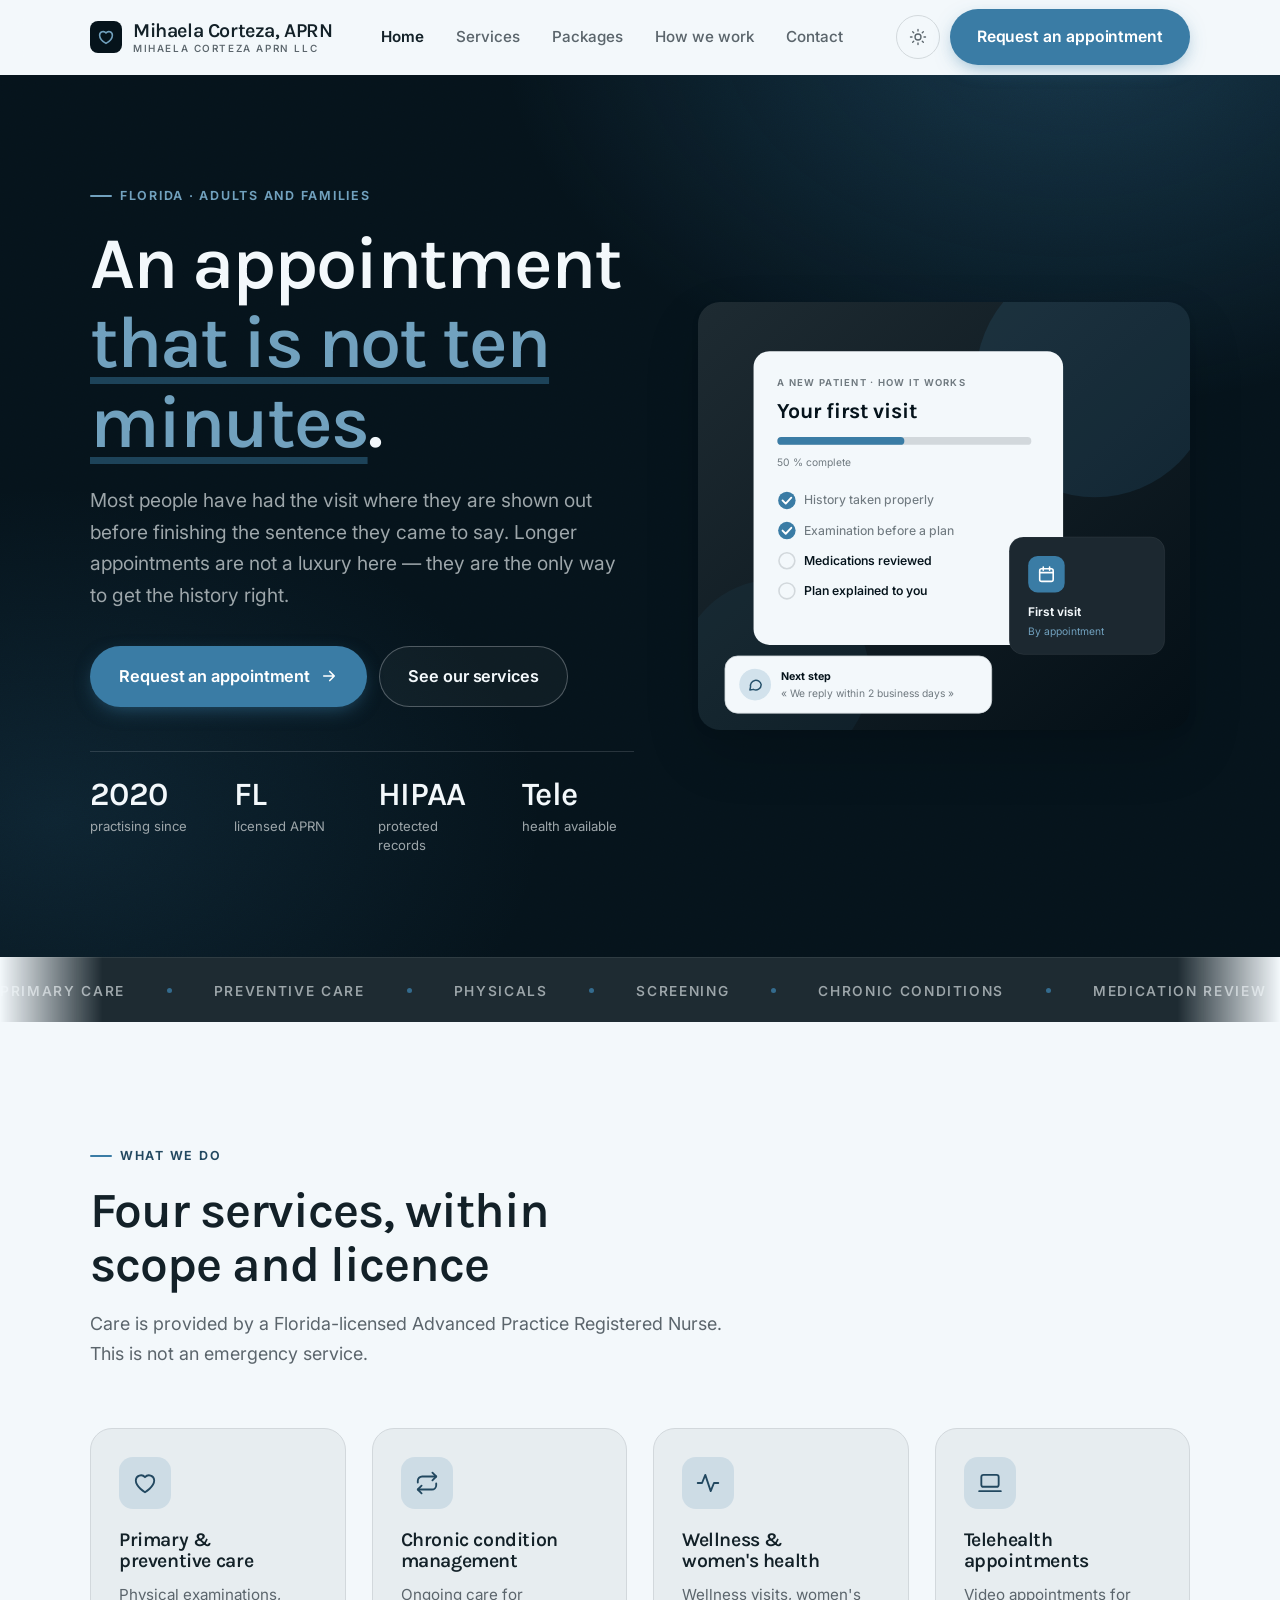
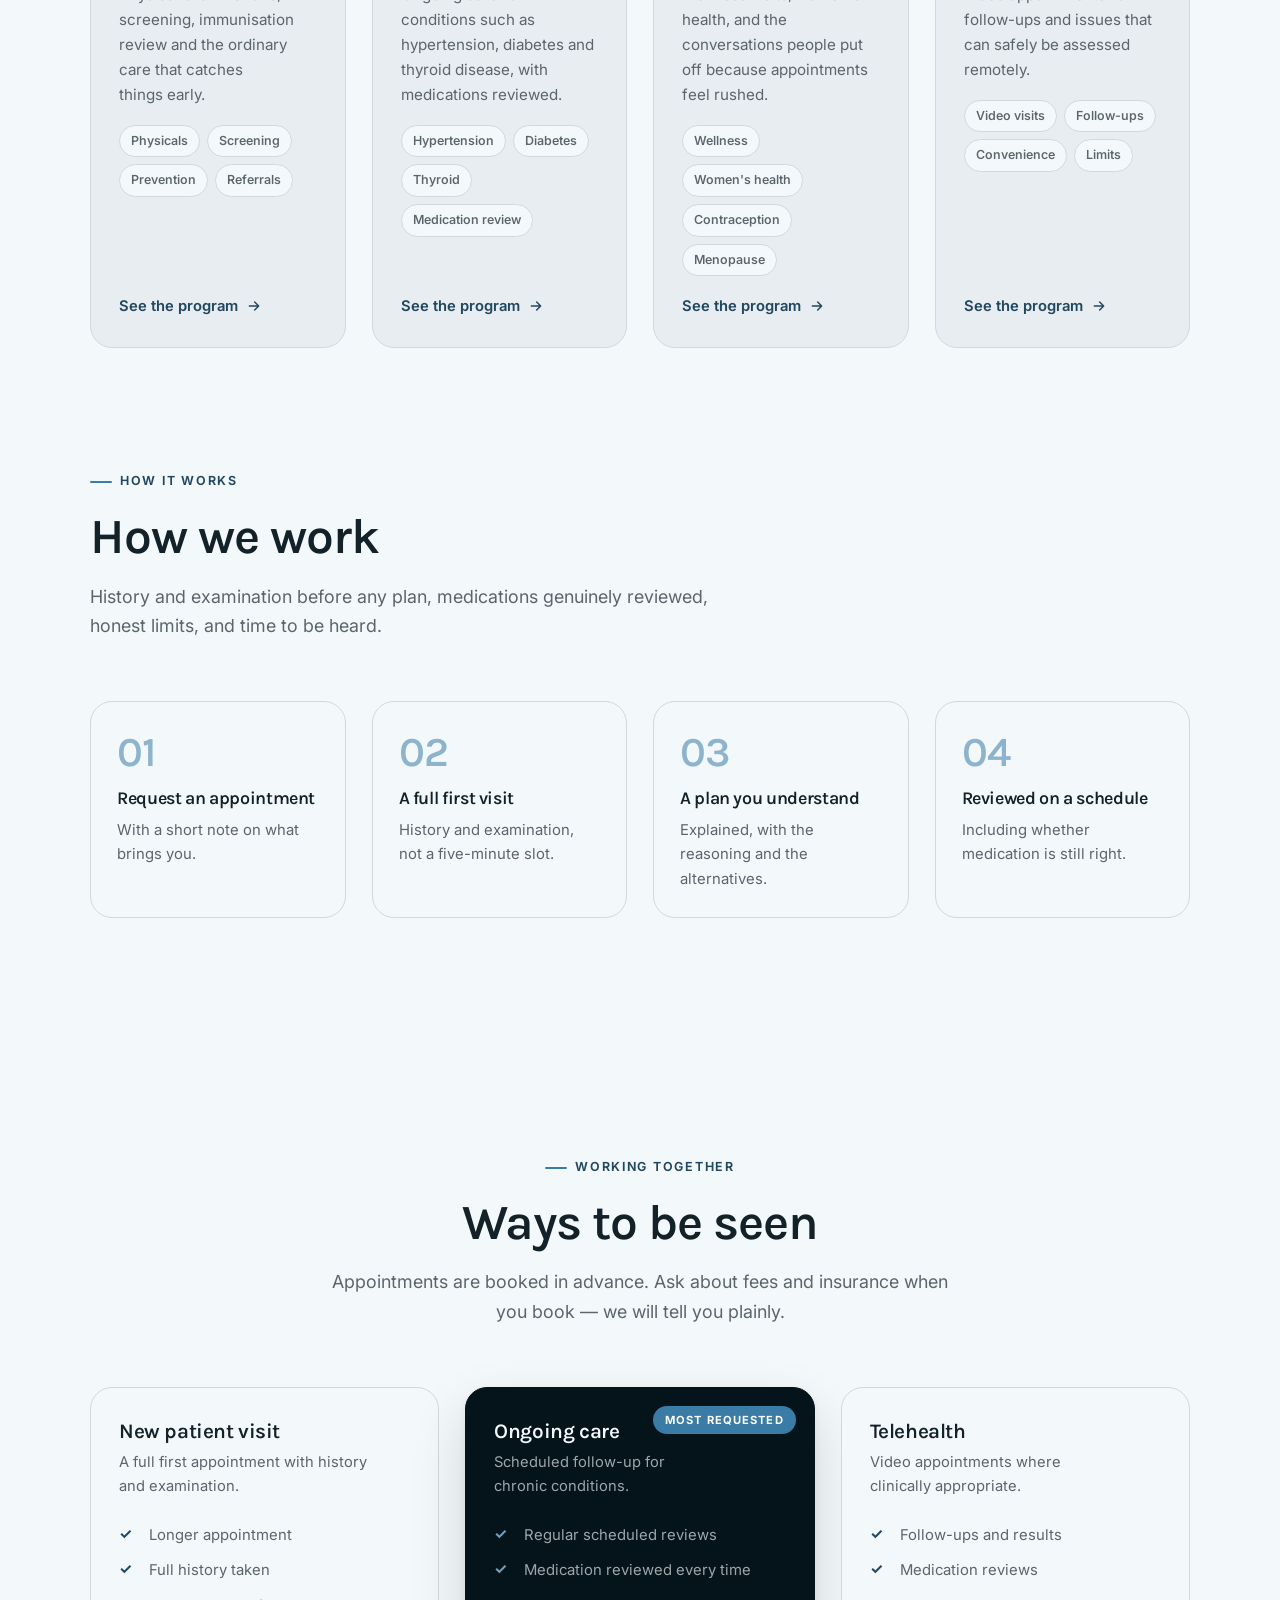
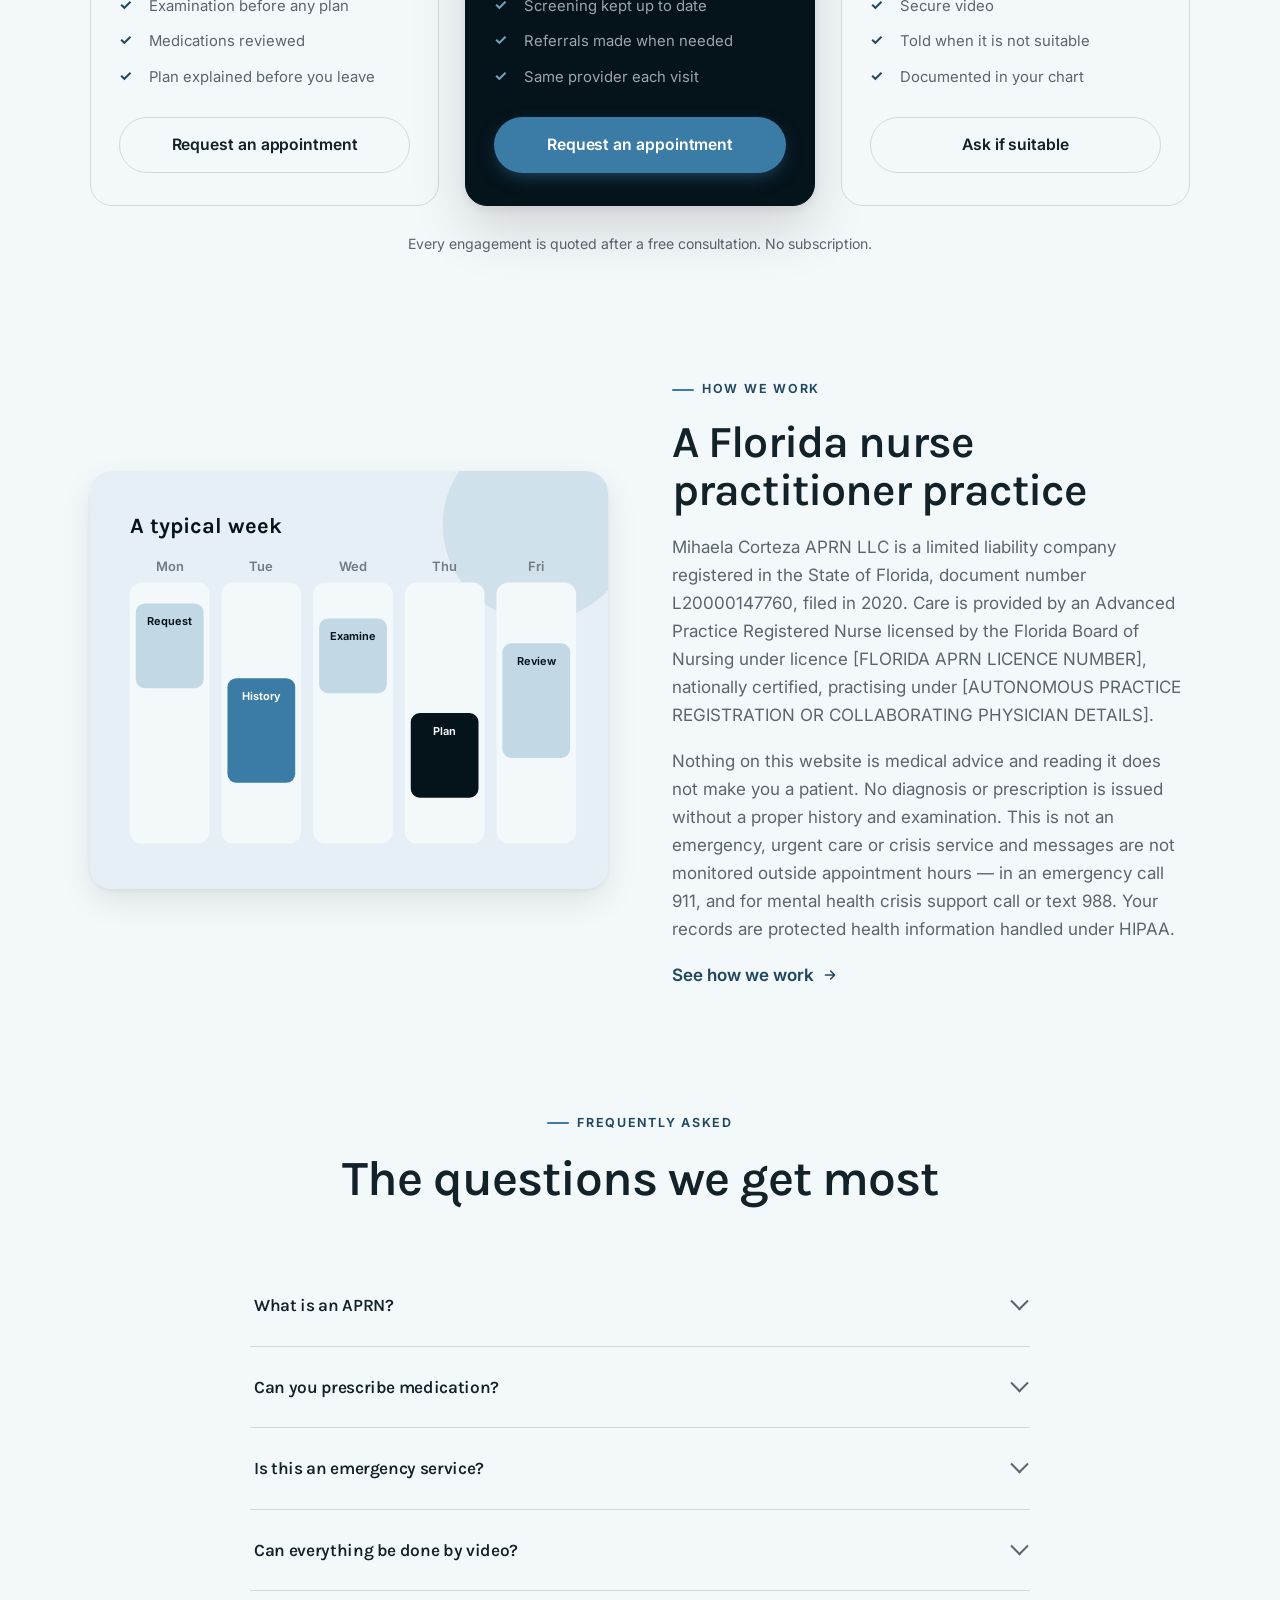
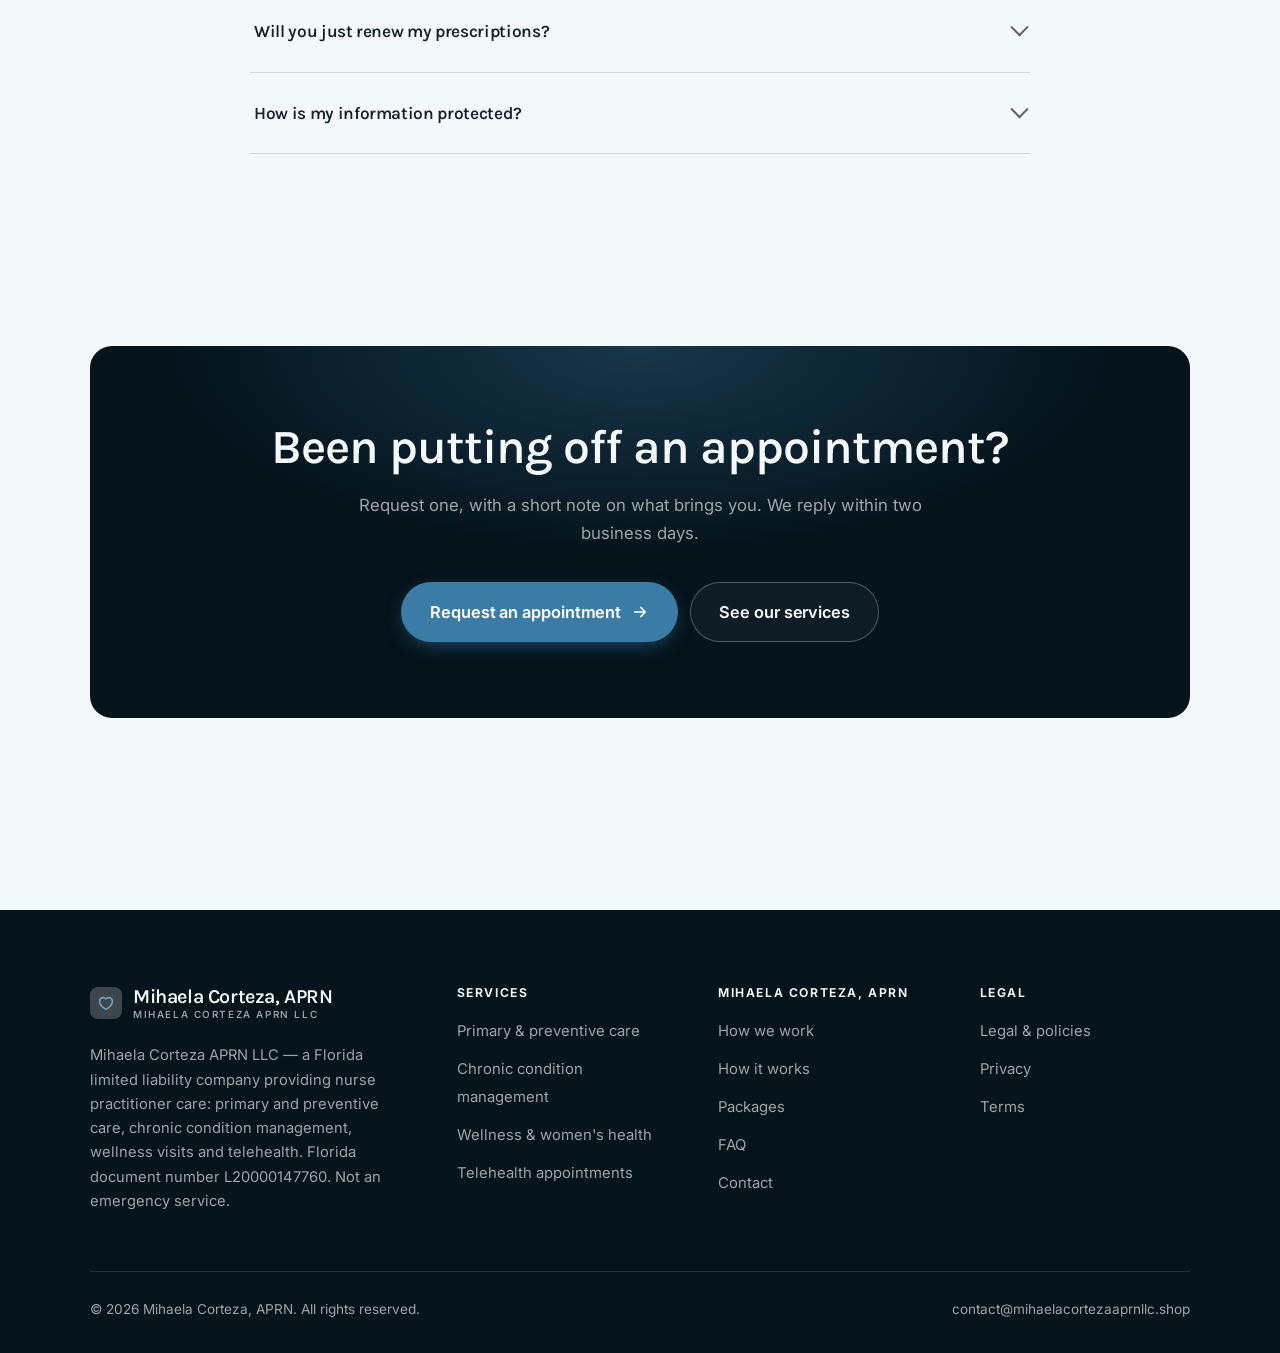
<file: index.html>
<!DOCTYPE html>
<html lang="en" class="no-js">
<head>
<meta charset="utf-8">
<meta name="viewport" content="width=device-width, initial-scale=1">
<title>Mihaela Corteza APRN LLC — nurse practitioner care in Florida</title>
<meta name="description" content="Mihaela Corteza APRN LLC, a Florida nurse practitioner practice: primary and preventive care, chronic condition management, wellness visits and telehealth appointments.">
<link rel="canonical" href="https://mihaelacortezaaprnllc.shop/">

<meta property="og:type" content="website">
<meta property="og:url" content="https://mihaelacortezaaprnllc.shop/">
<meta property="og:site_name" content="Mihaela Corteza, APRN">
<meta property="og:locale" content="en_US">
<meta property="og:title" content="Mihaela Corteza APRN LLC — nurse practitioner care in Florida">
<meta property="og:description" content="Mihaela Corteza APRN LLC, a Florida nurse practitioner practice: primary and preventive care, chronic condition management, wellness visits and telehealth appointments.">
<meta name="theme-color" content="#05131b">

<link rel="icon" href="assets/img/favicon.svg" type="image/svg+xml">
<link rel="preconnect" href="https://fonts.googleapis.com">
<link rel="preconnect" href="https://fonts.gstatic.com" crossorigin>
<link rel="stylesheet" href="https://fonts.googleapis.com/css2?family=Karla:wght@400..700&family=Inter:wght@400..700&display=swap">
<link rel="stylesheet" href="assets/css/style.css">

<!-- Thème appliqué avant le premier rendu (évite le flash) -->
<script>
document.documentElement.classList.remove('no-js');
(function(){try{var t=localStorage.getItem('site-theme');if(t){document.documentElement.setAttribute('data-theme',t);}}catch(e){}})();
</script>
<script type="application/ld+json">
{
  "@context": "https://schema.org",
  "@type": "Organization",
  "name": "Mihaela Corteza, APRN",
  "url": "https://mihaelacortezaaprnllc.shop/",
  "email": "contact@mihaelacortezaaprnllc.shop",
  "description": "Mihaela Corteza APRN LLC, a Florida nurse practitioner practice: primary and preventive care, chronic condition management, wellness visits and telehealth appointments.",
  "areaServed": "US",
  "knowsLanguage": "en"
}
</script>
</head>

<body>
<a class="skip-link" href="#main">Skip to main content</a>

<header class="site-header">
  <nav class="wrap nav" aria-label="Main navigation">
    <a class="brand" href="index.html">
      <svg class="brand__mark" viewBox="0 0 64 64" aria-hidden="true">
        <rect class="bm-bg" width="64" height="64" rx="16"/>
        <g class="bm-ic" transform="translate(14 14) scale(1.5)" fill="none" stroke-width="2.1" stroke-linecap="round" stroke-linejoin="round"><path d="M12 20.5s-8.5-4.8-8.5-11A4.8 4.8 0 0 1 12 6.6a4.8 4.8 0 0 1 8.5 2.9c0 6.2-8.5 11-8.5 11z"/></g>
      </svg>
      <span>Mihaela Corteza, APRN<span class="brand__sub">Mihaela Corteza APRN LLC</span></span>
    </a>

    <ul class="nav__links" id="nav-links">
      <li><a href="index.html" aria-current="page">Home</a></li>
      <li><a href="programs.html">Services</a></li>
      <li><a href="index.html#pricing">Packages</a></li>
      <li><a href="about.html">How we work</a></li>
      <li><a href="contact.html">Contact</a></li>
      <li><a class="btn btn--primary" href="contact.html">Request an appointment</a></li>
    </ul>

    <div class="nav__cta">
      <button class="theme-toggle" type="button" aria-label="Switch to dark theme">
        <svg class="icon-sun" viewBox="0 0 24 24" fill="none" stroke="currentColor" stroke-width="1.8" stroke-linecap="round" aria-hidden="true"><circle cx="12" cy="12" r="4"/><path d="M12 2v2m0 16v2M2 12h2m16 0h2M4.9 4.9l1.4 1.4m11.4 11.4 1.4 1.4M19.1 4.9l-1.4 1.4M6.3 17.7l-1.4 1.4"/></svg>
        <svg class="icon-moon" viewBox="0 0 24 24" fill="none" stroke="currentColor" stroke-width="1.8" stroke-linecap="round" stroke-linejoin="round" aria-hidden="true"><path d="M21 12.8A9 9 0 1 1 11.2 3a7 7 0 0 0 9.8 9.8z"/></svg>
      </button>
      <a class="btn btn--primary" href="contact.html">Request an appointment</a>
      <button class="nav__toggle" type="button" aria-expanded="false" aria-controls="nav-links" aria-label="Open menu">
        <svg class="icon-open" viewBox="0 0 24 24" fill="none" stroke="currentColor" stroke-width="2" stroke-linecap="round" aria-hidden="true"><path d="M3 6h18M3 12h18M3 18h18"/></svg>
        <svg class="icon-close" viewBox="0 0 24 24" fill="none" stroke="currentColor" stroke-width="2" stroke-linecap="round" aria-hidden="true"><path d="M6 6l12 12M18 6L6 18"/></svg>
      </button>
    </div>
  </nav>
</header>

<main id="main">

<section class="hero">
  <div class="wrap hero__inner">
    <div>
      <span class="eyebrow hero__eyebrow">Florida · Adults and families</span>
      <h1>An appointment<br> <em>that is not ten minutes</em>.</h1>
      <p class="hero__lede">Most people have had the visit where they are shown out before finishing the sentence they came to say. Longer appointments are not a luxury here — they are the only way to get the history right.</p>

      <div class="hero__actions">
        <a class="btn btn--primary btn--lg" href="contact.html">Request an appointment <svg viewBox="0 0 24 24" fill="none" stroke="currentColor" stroke-width="2.2" stroke-linecap="round" stroke-linejoin="round" aria-hidden="true"><path d="M5 12h14M13 6l6 6-6 6"/></svg></a>
        <a class="btn btn--on-dark btn--lg" href="programs.html">See our services</a>
      </div>

      <ul class="hero__proof">
        <li><span class="stat__num">2020</span><span class="stat__label">practising since</span></li>
        <li><span class="stat__num">FL</span><span class="stat__label">licensed APRN</span></li>
        <li><span class="stat__num">HIPAA</span><span class="stat__label">protected records</span></li>
        <li><span class="stat__num">Tele</span><span class="stat__label">health available</span></li>
      </ul>
    </div>

    <div class="hero__art">
      <svg viewBox="0 0 620 540" role="img" aria-label="How a first visit with Mihaela Corteza APRN works, from history to an explained plan.">
        <defs>
          <linearGradient id="hbg" x1="0" y1="0" x2="1" y2="1">
            <stop offset="0" stop-color="#1e2b32"/><stop offset="1" stop-color="#040f16"/>
          </linearGradient>
        </defs>
        <rect width="620" height="540" rx="22" fill="url(#hbg)"/>
        <circle cx="500" cy="96" r="150" fill="#3a7ca5" opacity=".16"/>
        <circle cx="96" cy="470" r="120" fill="#3a7ca5" opacity=".08"/>

        <g style="font-family: var(--font-body)">
          <!-- Carte programme -->
          <rect x="70" y="62" width="390" height="370" rx="20" fill="#f3f8fb"/>
          <text x="100" y="106" font-size="12" font-weight="650" letter-spacing="1.6" fill="#707a80">A NEW PATIENT · HOW IT WORKS</text>
          <text x="100" y="146" font-size="27" font-weight="700" fill="#05131b" style="font-family: var(--font-display)">Your first visit</text>
          <rect x="100" y="170" width="320" height="10" rx="5" fill="#d2d8dc"/>
          <rect x="100" y="170" width="160" height="10" rx="5" fill="#3a7ca5"/>
          <text x="100" y="206" font-size="13" fill="#707a80">50 % complete</text>
          <circle cx="112" cy="250" r="11" fill="#3a7ca5"/><path d="M106.5 250l4 4 7-7.5" fill="none" stroke="#ffffff" stroke-width="2.4" stroke-linecap="round" stroke-linejoin="round"/><text x="134" y="255" font-size="15.5" fill="#707a80" font-weight="450">History taken properly</text>
          <circle cx="112" cy="288" r="11" fill="#3a7ca5"/><path d="M106.5 288l4 4 7-7.5" fill="none" stroke="#ffffff" stroke-width="2.4" stroke-linecap="round" stroke-linejoin="round"/><text x="134" y="293" font-size="15.5" fill="#707a80" font-weight="450">Examination before a plan</text>
          <circle cx="112" cy="326" r="10" fill="none" stroke="#d2d8dc" stroke-width="2"/><text x="134" y="331" font-size="15.5" fill="#05131b" font-weight="560">Medications reviewed</text>
          <circle cx="112" cy="364" r="10" fill="none" stroke="#d2d8dc" stroke-width="2"/><text x="134" y="369" font-size="15.5" fill="#05131b" font-weight="560">Plan explained to you</text>

          <!-- Carte séance -->
          <rect x="392" y="296" width="196" height="148" rx="18" fill="#1c2830" stroke="#ffffff" stroke-opacity=".08"/>
          <rect x="416" y="320" width="46" height="46" rx="12" fill="#3a7ca5"/>
          <g transform="translate(427 331)" fill="none" stroke="#ffffff" color="#ffffff" stroke-width="2" stroke-linecap="round" stroke-linejoin="round"><rect x="3.5" y="5" width="17" height="16" rx="2.5"/><path d="M8 3v4M16 3v4M3.5 10h17"/></g>
          <text x="416" y="396" font-size="15" font-weight="650" fill="#f3f8fb">First visit</text>
          <text x="416" y="420" font-size="13" fill="#71a1be">By appointment</text>

          <!-- Retour du coach -->
          <rect x="34" y="446" width="336" height="72" rx="16" fill="#f3f8fb" stroke="#d2d8dc"/>
          <circle cx="72" cy="482" r="20" fill="#d2e2ec"/>
          <g transform="translate(62 472) scale(.84)" fill="none" stroke="#26516b" stroke-width="2.2" stroke-linecap="round" stroke-linejoin="round"><path d="M21 12a8 8 0 0 1-11.6 7.1L4 20l1-4.6A8 8 0 1 1 21 12z"/></g>
          <text x="104" y="476" font-size="13.5" font-weight="700" fill="#05131b">Next step</text>
          <text x="104" y="498" font-size="13" fill="#707a80">« We reply within 2 business days »</text>
        </g>
      </svg>
    </div>
  </div>
</section>

<div class="marquee" aria-hidden="true">
  <div class="marquee__track"><span>Primary care</span><span>Preventive care</span><span>Physicals</span><span>Screening</span><span>Chronic conditions</span><span>Medication review</span><span>Women's health</span><span>Wellness visits</span><span>Telehealth</span><span>Licensed APRN</span><span>Primary care</span><span>Preventive care</span><span>Physicals</span><span>Screening</span><span>Chronic conditions</span><span>Medication review</span><span>Women's health</span><span>Wellness visits</span><span>Telehealth</span><span>Licensed APRN</span></div>
</div>

<section class="section wrap" id="programs">
  <div class="section-head reveal">
    <span class="eyebrow">What we do</span>
    <h2>Four services, within scope and licence</h2>
    <p>Care is provided by a Florida-licensed Advanced Practice Registered Nurse. This is not an emergency service.</p>
  </div>
  <div class="grid grid--4 reveal-group">
    <a class="card" href="programs.html#primary">
      <div class="card__icon"><svg viewBox="0 0 24 24" fill="none" stroke="currentColor" stroke-width="1.7" stroke-linecap="round" stroke-linejoin="round" aria-hidden="true"><path d="M12 20.5s-8.5-4.8-8.5-11A4.8 4.8 0 0 1 12 6.6a4.8 4.8 0 0 1 8.5 2.9c0 6.2-8.5 11-8.5 11z"/></svg></div>
      <h3>Primary &amp; preventive care</h3>
      <p>Physical examinations, screening, immunisation review and the ordinary care that catches things early.</p>
      <ul class="tags"><li>Physicals</li><li>Screening</li><li>Prevention</li><li>Referrals</li></ul>
      <span class="arrow-link">See the program <svg viewBox="0 0 24 24" fill="none" stroke="currentColor" stroke-width="2.2" stroke-linecap="round" stroke-linejoin="round" aria-hidden="true"><path d="M5 12h14M13 6l6 6-6 6"/></svg></span>
    </a>
    <a class="card" href="programs.html#chronic">
      <div class="card__icon"><svg viewBox="0 0 24 24" fill="none" stroke="currentColor" stroke-width="1.7" stroke-linecap="round" stroke-linejoin="round" aria-hidden="true"><path d="M17 2.5l3.5 3.5L17 9.5"/><path d="M3.5 11.5V10A4 4 0 0 1 7.5 6h13M7 21.5 3.5 18 7 14.5"/><path d="M20.5 12.5V14a4 4 0 0 1-4 4h-13"/></svg></div>
      <h3>Chronic condition management</h3>
      <p>Ongoing care for conditions such as hypertension, diabetes and thyroid disease, with medications reviewed.</p>
      <ul class="tags"><li>Hypertension</li><li>Diabetes</li><li>Thyroid</li><li>Medication review</li></ul>
      <span class="arrow-link">See the program <svg viewBox="0 0 24 24" fill="none" stroke="currentColor" stroke-width="2.2" stroke-linecap="round" stroke-linejoin="round" aria-hidden="true"><path d="M5 12h14M13 6l6 6-6 6"/></svg></span>
    </a>
    <a class="card" href="programs.html#wellness">
      <div class="card__icon"><svg viewBox="0 0 24 24" fill="none" stroke="currentColor" stroke-width="1.7" stroke-linecap="round" stroke-linejoin="round" aria-hidden="true"><path d="M2.5 12h4l3-7.5 5 15 3-7.5h4"/></svg></div>
      <h3>Wellness &amp; women's health</h3>
      <p>Wellness visits, women's health, and the conversations people put off because appointments feel rushed.</p>
      <ul class="tags"><li>Wellness</li><li>Women's health</li><li>Contraception</li><li>Menopause</li></ul>
      <span class="arrow-link">See the program <svg viewBox="0 0 24 24" fill="none" stroke="currentColor" stroke-width="2.2" stroke-linecap="round" stroke-linejoin="round" aria-hidden="true"><path d="M5 12h14M13 6l6 6-6 6"/></svg></span>
    </a>
    <a class="card" href="programs.html#telehealth">
      <div class="card__icon"><svg viewBox="0 0 24 24" fill="none" stroke="currentColor" stroke-width="1.7" stroke-linecap="round" stroke-linejoin="round" aria-hidden="true"><rect x="4" y="4.5" width="16" height="11" rx="2"/><path d="M2 19.5h20"/></svg></div>
      <h3>Telehealth appointments</h3>
      <p>Video appointments for follow-ups and issues that can safely be assessed remotely.</p>
      <ul class="tags"><li>Video visits</li><li>Follow-ups</li><li>Convenience</li><li>Limits</li></ul>
      <span class="arrow-link">See the program <svg viewBox="0 0 24 24" fill="none" stroke="currentColor" stroke-width="2.2" stroke-linecap="round" stroke-linejoin="round" aria-hidden="true"><path d="M5 12h14M13 6l6 6-6 6"/></svg></span>
    </a>
  </div>
</section>

<section class="section section--flush wrap" id="how-it-works">
  <div class="section-head reveal">
    <span class="eyebrow">How it works</span>
    <h2>How we work</h2>
    <p>History and examination before any plan, medications genuinely reviewed, honest limits, and time to be heard.</p>
  </div>
  <div class="grid grid--4 steps reveal-group">
    <article class="step">
      <h3>Request an appointment</h3>
      <p>With a short note on what brings you.</p>
    </article>
    <article class="step">
      <h3>A full first visit</h3>
      <p>History and examination, not a five-minute slot.</p>
    </article>
    <article class="step">
      <h3>A plan you understand</h3>
      <p>Explained, with the reasoning and the alternatives.</p>
    </article>
    <article class="step">
      <h3>Reviewed on a schedule</h3>
      <p>Including whether medication is still right.</p>
    </article>
  </div>
</section>

<section class="section wrap" id="pricing">
  <div class="section-head section-head--center reveal">
    <span class="eyebrow">Working together</span>
    <h2>Ways to be seen</h2>
    <p>Appointments are booked in advance. Ask about fees and insurance when you book — we will tell you plainly.</p>
  </div>
  <div class="grid grid--3 plans reveal-group">
    <article class="plan">
      
      <h3>New patient visit</h3>
      <p class="plan__desc">A full first appointment with history and examination.</p>
      
      <ul class="plan__features">
        <li>Longer appointment</li>
        <li>Full history taken</li>
        <li>Examination before any plan</li>
        <li>Medications reviewed</li>
        <li>Plan explained before you leave</li>
      </ul>
      <a class="btn btn--ghost btn--block" href="contact.html">Request an appointment</a>
    </article>
    <article class="plan plan--featured">
      <span class="plan__tag">Most requested</span>
      <h3>Ongoing care</h3>
      <p class="plan__desc">Scheduled follow-up for chronic conditions.</p>
      
      <ul class="plan__features">
        <li>Regular scheduled reviews</li>
        <li>Medication reviewed every time</li>
        <li>Screening kept up to date</li>
        <li>Referrals made when needed</li>
        <li>Same provider each visit</li>
      </ul>
      <a class="btn btn--primary btn--block" href="contact.html">Request an appointment</a>
    </article>
    <article class="plan">
      
      <h3>Telehealth</h3>
      <p class="plan__desc">Video appointments where clinically appropriate.</p>
      
      <ul class="plan__features">
        <li>Follow-ups and results</li>
        <li>Medication reviews</li>
        <li>Secure video</li>
        <li>Told when it is not suitable</li>
        <li>Documented in your chart</li>
      </ul>
      <a class="btn btn--ghost btn--block" href="contact.html">Ask if suitable</a>
    </article>
  </div>
  <p class="plans-note">Every engagement is quoted after a free consultation. No subscription.</p>
</section>

<section class="section section--flush wrap">
  <div class="split reveal">
    <div class="split__art">
      <svg viewBox="0 0 520 420" role="img" aria-label="Example of a typical week: Request, History, Examine, Plan, Review.">
        <rect width="520" height="420" rx="20" fill="#e6eff5"/>
        <circle cx="450" cy="54" r="96" fill="#3a7ca5" opacity=".12"/>
        <g style="font-family: var(--font-body)">
        <text x="40" y="62" font-size="22" font-weight="700" fill="#05131b" style="font-family: var(--font-display)">A typical week</text>
        <text x="80" y="100" text-anchor="middle" font-size="13" font-weight="600" fill="#707a80">Mon</text>
        <rect x="40" y="112" width="80" height="262" rx="12" fill="#f3f8fb"/>
        <rect x="46" y="133" width="68" height="85" rx="9" fill="#c3d8e5"/>
        <text x="80" y="155" text-anchor="middle" font-size="11" font-weight="650" fill="#05131b">Request</text>
        <text x="172" y="100" text-anchor="middle" font-size="13" font-weight="600" fill="#707a80">Tue</text>
        <rect x="132" y="112" width="80" height="262" rx="12" fill="#f3f8fb"/>
        <rect x="138" y="208" width="68" height="105" rx="9" fill="#3a7ca5"/>
        <text x="172" y="230" text-anchor="middle" font-size="11" font-weight="650" fill="#ffffff">History</text>
        <text x="264" y="100" text-anchor="middle" font-size="13" font-weight="600" fill="#707a80">Wed</text>
        <rect x="224" y="112" width="80" height="262" rx="12" fill="#f3f8fb"/>
        <rect x="230" y="148" width="68" height="75" rx="9" fill="#c3d8e5"/>
        <text x="264" y="170" text-anchor="middle" font-size="11" font-weight="650" fill="#05131b">Examine</text>
        <text x="356" y="100" text-anchor="middle" font-size="13" font-weight="600" fill="#707a80">Thu</text>
        <rect x="316" y="112" width="80" height="262" rx="12" fill="#f3f8fb"/>
        <rect x="322" y="243" width="68" height="85" rx="9" fill="#05131b"/>
        <text x="356" y="265" text-anchor="middle" font-size="11" font-weight="650" fill="#f3f8fb">Plan</text>
        <text x="448" y="100" text-anchor="middle" font-size="13" font-weight="600" fill="#707a80">Fri</text>
        <rect x="408" y="112" width="80" height="262" rx="12" fill="#f3f8fb"/>
        <rect x="414" y="173" width="68" height="115" rx="9" fill="#c3d8e5"/>
        <text x="448" y="195" text-anchor="middle" font-size="11" font-weight="650" fill="#05131b">Review</text>
        </g>
      </svg>
    </div>
    <div>
      <span class="eyebrow">How we work</span>
      <h2>A Florida nurse practitioner practice</h2>
      <p>Mihaela Corteza APRN LLC is a limited liability company registered in the State of Florida, document number L20000147760, filed in 2020. Care is provided by an Advanced Practice Registered Nurse licensed by the Florida Board of Nursing under licence [FLORIDA APRN LICENCE NUMBER], nationally certified, practising under [AUTONOMOUS PRACTICE REGISTRATION OR COLLABORATING PHYSICIAN DETAILS].</p>
      <p>Nothing on this website is medical advice and reading it does not make you a patient. No diagnosis or prescription is issued without a proper history and examination. This is not an emergency, urgent care or crisis service and messages are not monitored outside appointment hours — in an emergency call 911, and for mental health crisis support call or text 988. Your records are protected health information handled under HIPAA.</p>
      <p><a class="arrow-link" href="about.html">See how we work <svg viewBox="0 0 24 24" fill="none" stroke="currentColor" stroke-width="2.2" stroke-linecap="round" stroke-linejoin="round" aria-hidden="true"><path d="M5 12h14M13 6l6 6-6 6"/></svg></a></p>
    </div>
  </div>
</section>

<section class="section section--flush wrap" id="faq">
  <div class="section-head section-head--center reveal">
    <span class="eyebrow">Frequently asked</span>
    <h2>The questions we get most</h2>
  </div>
  <div class="faq reveal">
    <details>
      <summary>What is an APRN?</summary>
      <p>An Advanced Practice Registered Nurse — a registered nurse with graduate-level education and national certification, licensed by the Florida Board of Nursing to assess, diagnose and treat within an authorised scope of practice.</p>
    </details>
    <details>
      <summary>Can you prescribe medication?</summary>
      <p>Within the scope Florida law allows, and only after an appropriate history and examination. Controlled substances carry additional limits that we follow without exception.</p>
    </details>
    <details>
      <summary>Is this an emergency service?</summary>
      <p>No. In a medical emergency call 911. For mental health crisis support call or text 988. Messages here are not monitored outside appointment hours.</p>
    </details>
    <details>
      <summary>Can everything be done by video?</summary>
      <p>No. Telehealth is good for follow-ups and medication reviews, but some problems need examining in person and we will tell you when that is the case rather than guessing remotely.</p>
    </details>
    <details>
      <summary>Will you just renew my prescriptions?</summary>
      <p>We will review them, which is a different thing. Repeat prescriptions running for years without review cause real harm, so each visit asks whether a medication is still right.</p>
    </details>
    <details>
      <summary>How is my information protected?</summary>
      <p>As protected health information under HIPAA. It is shared only with your authorisation or where the law requires it.</p>
    </details>
  </div>
</section>

<section class="wrap section--tight">
  <div class="cta-band reveal">
    <h2>Been putting off an appointment?</h2>
    <p>Request one, with a short note on what brings you. We reply within two business days.</p>
    <div class="hero__actions">
      <a class="btn btn--primary btn--lg" href="contact.html">Request an appointment <svg viewBox="0 0 24 24" fill="none" stroke="currentColor" stroke-width="2.2" stroke-linecap="round" stroke-linejoin="round" aria-hidden="true"><path d="M5 12h14M13 6l6 6-6 6"/></svg></a>
      <a class="btn btn--on-dark btn--lg" href="programs.html">See our services</a>
    </div>
  </div>
</section>

</main>

<footer class="site-footer">
  <div class="wrap">
    <div class="footer__grid">
      <div class="footer__brand">
        <a class="brand" href="index.html">
          <svg class="brand__mark" viewBox="0 0 64 64" aria-hidden="true">
        <rect class="bm-bg" width="64" height="64" rx="16"/>
        <g class="bm-ic" transform="translate(14 14) scale(1.5)" fill="none" stroke-width="2.1" stroke-linecap="round" stroke-linejoin="round"><path d="M12 20.5s-8.5-4.8-8.5-11A4.8 4.8 0 0 1 12 6.6a4.8 4.8 0 0 1 8.5 2.9c0 6.2-8.5 11-8.5 11z"/></g>
      </svg>
          <span>Mihaela Corteza, APRN<span class="brand__sub">Mihaela Corteza APRN LLC</span></span>
        </a>
        <p>Mihaela Corteza APRN LLC — a Florida limited liability company providing nurse practitioner care: primary and preventive care, chronic condition management, wellness visits and telehealth. Florida document number L20000147760. Not an emergency service.</p>
      </div>

      <div class="footer__col">
        <h4>Services</h4>
        <ul>
          <li><a href="programs.html#primary">Primary &amp; preventive care</a></li>
          <li><a href="programs.html#chronic">Chronic condition management</a></li>
          <li><a href="programs.html#wellness">Wellness &amp; women's health</a></li>
          <li><a href="programs.html#telehealth">Telehealth appointments</a></li>
        </ul>
      </div>

      <div class="footer__col">
        <h4>Mihaela Corteza, APRN</h4>
        <ul>
          <li><a href="about.html">How we work</a></li>
          <li><a href="index.html#how-it-works">How it works</a></li>
          <li><a href="index.html#pricing">Packages</a></li>
          <li><a href="index.html#faq">FAQ</a></li>
          <li><a href="contact.html">Contact</a></li>
        </ul>
      </div>

      <div class="footer__col">
        <h4>Legal</h4>
        <ul>
          <li><a href="legal.html">Legal &amp; policies</a></li>
          <li><a href="legal.html#privacy">Privacy</a></li>
          <li><a href="legal.html#terms">Terms</a></li>
        </ul>
      </div>
    </div>

    <div class="footer__bottom">
      <p>© <span data-year>2026</span> Mihaela Corteza, APRN. All rights reserved.</p>
      <p><a href="mailto:contact@mihaelacortezaaprnllc.shop">contact@mihaelacortezaaprnllc.shop</a></p>
    </div>
  </div>
</footer>

<script src="assets/js/main.js" defer></script>
</body>
</html>
</file>
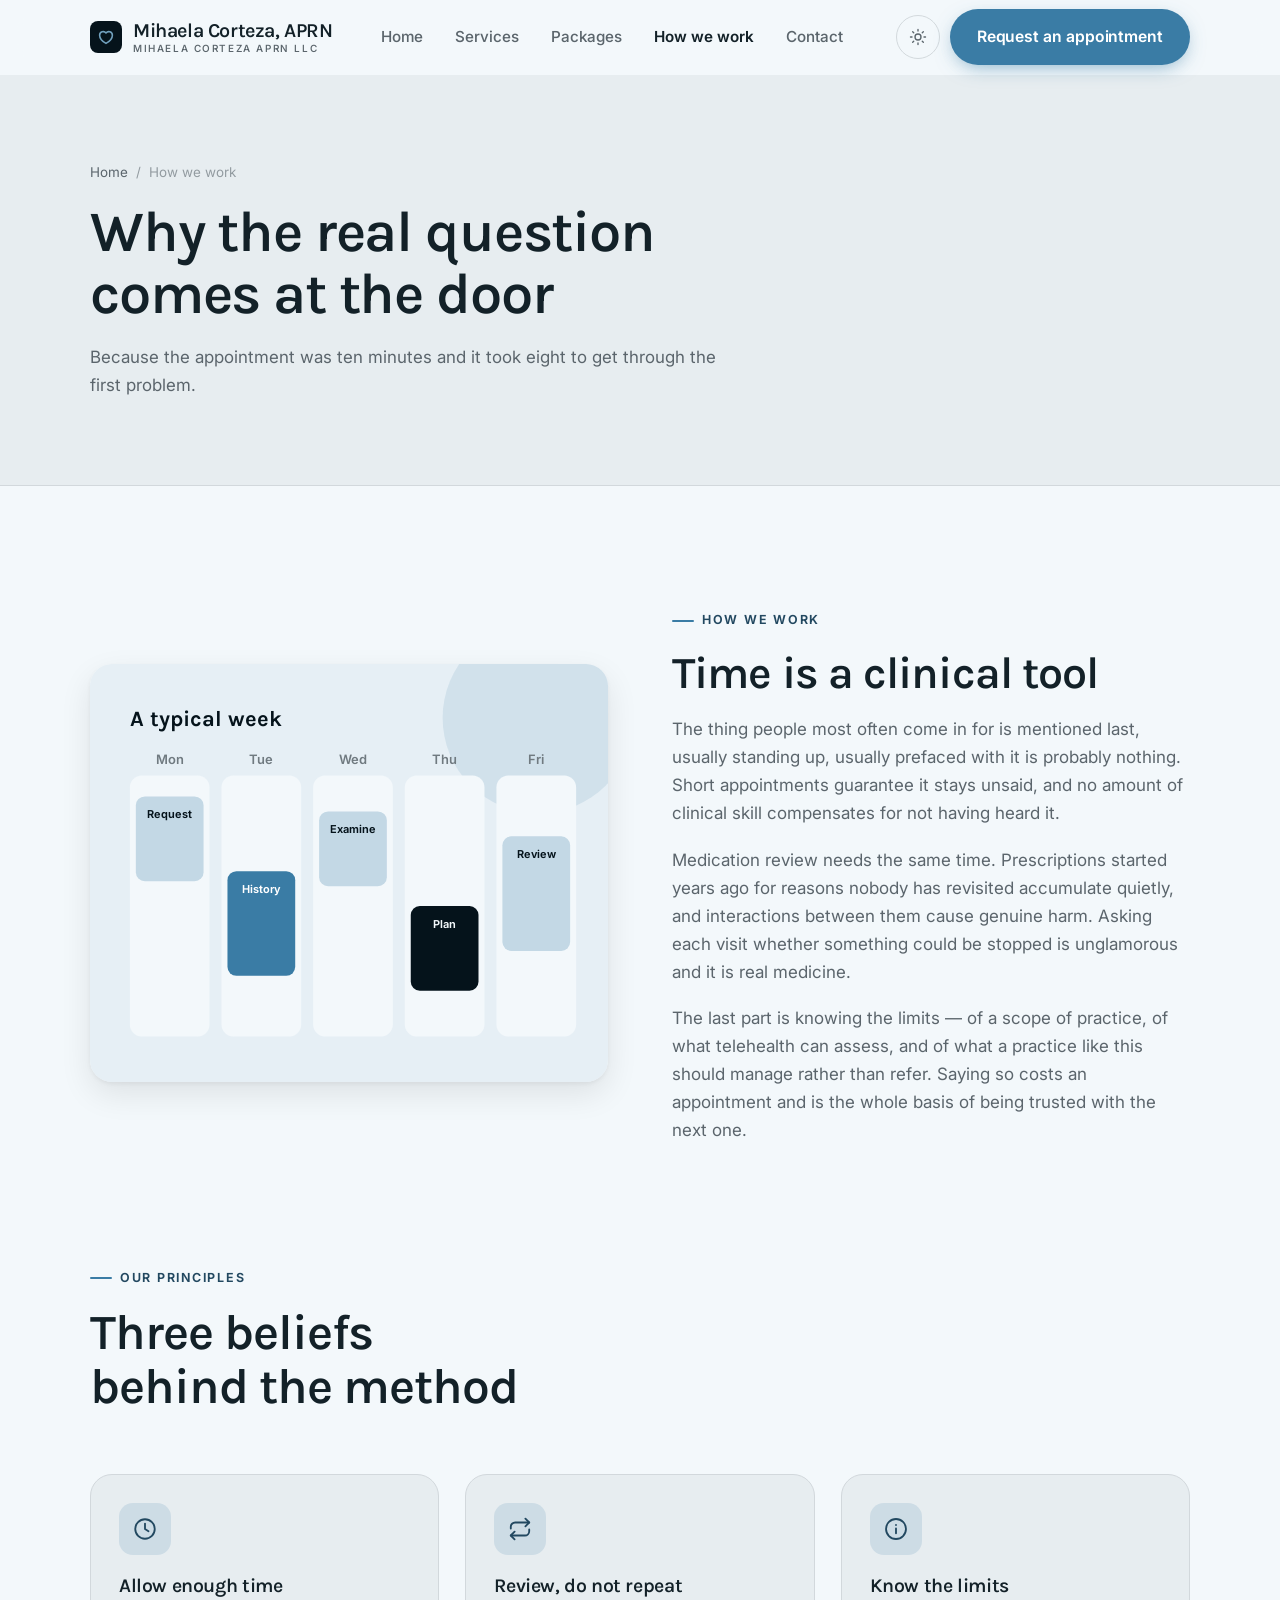
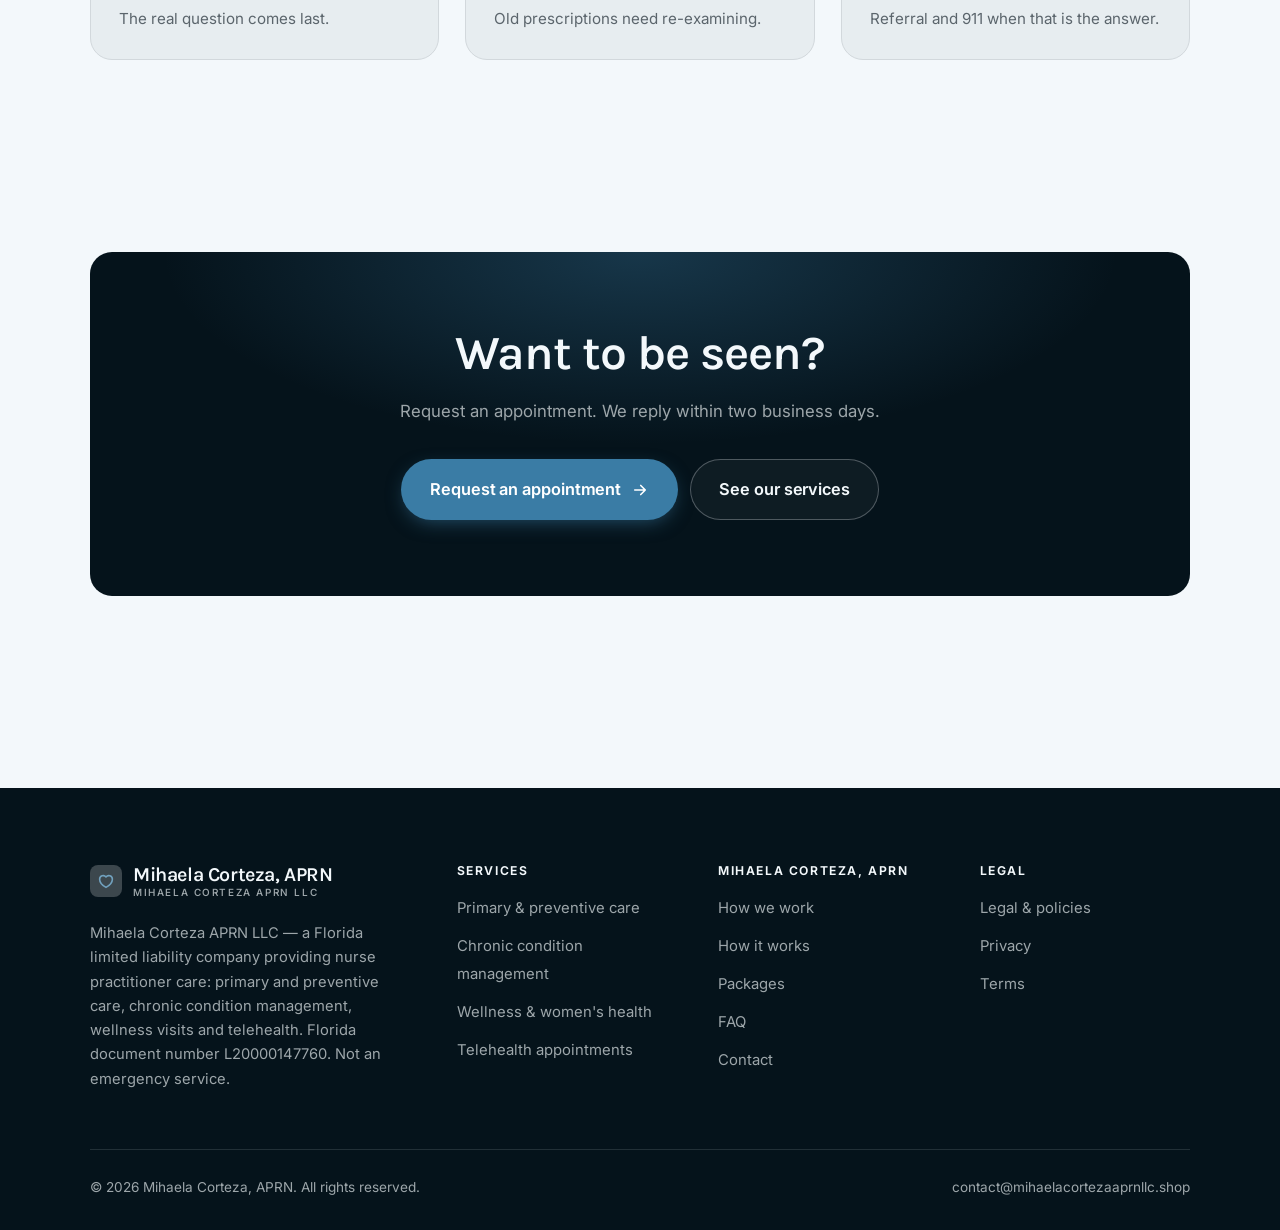
<file: about.html>
<!DOCTYPE html>
<html lang="en" class="no-js">
<head>
<meta charset="utf-8">
<meta name="viewport" content="width=device-width, initial-scale=1">
<title>How we work — Mihaela Corteza, APRN</title>
<meta name="description" content="About Mihaela Corteza APRN LLC, a Florida nurse practitioner practice, document number L20000147760.">
<link rel="canonical" href="https://mihaelacortezaaprnllc.shop/about.html">

<meta property="og:type" content="website">
<meta property="og:url" content="https://mihaelacortezaaprnllc.shop/about.html">
<meta property="og:site_name" content="Mihaela Corteza, APRN">
<meta property="og:locale" content="en_US">
<meta property="og:title" content="How we work — Mihaela Corteza, APRN">
<meta property="og:description" content="About Mihaela Corteza APRN LLC, a Florida nurse practitioner practice, document number L20000147760.">
<meta name="theme-color" content="#05131b">

<link rel="icon" href="assets/img/favicon.svg" type="image/svg+xml">
<link rel="preconnect" href="https://fonts.googleapis.com">
<link rel="preconnect" href="https://fonts.gstatic.com" crossorigin>
<link rel="stylesheet" href="https://fonts.googleapis.com/css2?family=Karla:wght@400..700&family=Inter:wght@400..700&display=swap">
<link rel="stylesheet" href="assets/css/style.css">

<!-- Thème appliqué avant le premier rendu (évite le flash) -->
<script>
document.documentElement.classList.remove('no-js');
(function(){try{var t=localStorage.getItem('site-theme');if(t){document.documentElement.setAttribute('data-theme',t);}}catch(e){}})();
</script>
</head>

<body>
<a class="skip-link" href="#main">Skip to main content</a>

<header class="site-header">
  <nav class="wrap nav" aria-label="Main navigation">
    <a class="brand" href="index.html">
      <svg class="brand__mark" viewBox="0 0 64 64" aria-hidden="true">
        <rect class="bm-bg" width="64" height="64" rx="16"/>
        <g class="bm-ic" transform="translate(14 14) scale(1.5)" fill="none" stroke-width="2.1" stroke-linecap="round" stroke-linejoin="round"><path d="M12 20.5s-8.5-4.8-8.5-11A4.8 4.8 0 0 1 12 6.6a4.8 4.8 0 0 1 8.5 2.9c0 6.2-8.5 11-8.5 11z"/></g>
      </svg>
      <span>Mihaela Corteza, APRN<span class="brand__sub">Mihaela Corteza APRN LLC</span></span>
    </a>

    <ul class="nav__links" id="nav-links">
      <li><a href="index.html">Home</a></li>
      <li><a href="programs.html">Services</a></li>
      <li><a href="index.html#pricing">Packages</a></li>
      <li><a href="about.html" aria-current="page">How we work</a></li>
      <li><a href="contact.html">Contact</a></li>
      <li><a class="btn btn--primary" href="contact.html">Request an appointment</a></li>
    </ul>

    <div class="nav__cta">
      <button class="theme-toggle" type="button" aria-label="Switch to dark theme">
        <svg class="icon-sun" viewBox="0 0 24 24" fill="none" stroke="currentColor" stroke-width="1.8" stroke-linecap="round" aria-hidden="true"><circle cx="12" cy="12" r="4"/><path d="M12 2v2m0 16v2M2 12h2m16 0h2M4.9 4.9l1.4 1.4m11.4 11.4 1.4 1.4M19.1 4.9l-1.4 1.4M6.3 17.7l-1.4 1.4"/></svg>
        <svg class="icon-moon" viewBox="0 0 24 24" fill="none" stroke="currentColor" stroke-width="1.8" stroke-linecap="round" stroke-linejoin="round" aria-hidden="true"><path d="M21 12.8A9 9 0 1 1 11.2 3a7 7 0 0 0 9.8 9.8z"/></svg>
      </button>
      <a class="btn btn--primary" href="contact.html">Request an appointment</a>
      <button class="nav__toggle" type="button" aria-expanded="false" aria-controls="nav-links" aria-label="Open menu">
        <svg class="icon-open" viewBox="0 0 24 24" fill="none" stroke="currentColor" stroke-width="2" stroke-linecap="round" aria-hidden="true"><path d="M3 6h18M3 12h18M3 18h18"/></svg>
        <svg class="icon-close" viewBox="0 0 24 24" fill="none" stroke="currentColor" stroke-width="2" stroke-linecap="round" aria-hidden="true"><path d="M6 6l12 12M18 6L6 18"/></svg>
      </button>
    </div>
  </nav>
</header>

<main id="main">

<section class="page-head">
  <div class="wrap">
    <nav class="breadcrumb" aria-label="Breadcrumb">
      <a href="index.html">Home</a><span>/</span><span aria-current="page">How we work</span>
    </nav>
    <h1>Why the real question comes at the door</h1>
    <p>Because the appointment was ten minutes and it took eight to get through the first problem.</p>
  </div>
</section>

<section class="section wrap">
  <div class="split reveal">
    <div class="split__art">
      <svg viewBox="0 0 520 420" role="img" aria-label="Example of a typical week: Request, History, Examine, Plan, Review.">
        <rect width="520" height="420" rx="20" fill="#e6eff5"/>
        <circle cx="450" cy="54" r="96" fill="#3a7ca5" opacity=".12"/>
        <g style="font-family: var(--font-body)">
        <text x="40" y="62" font-size="22" font-weight="700" fill="#05131b" style="font-family: var(--font-display)">A typical week</text>
        <text x="80" y="100" text-anchor="middle" font-size="13" font-weight="600" fill="#707a80">Mon</text>
        <rect x="40" y="112" width="80" height="262" rx="12" fill="#f3f8fb"/>
        <rect x="46" y="133" width="68" height="85" rx="9" fill="#c3d8e5"/>
        <text x="80" y="155" text-anchor="middle" font-size="11" font-weight="650" fill="#05131b">Request</text>
        <text x="172" y="100" text-anchor="middle" font-size="13" font-weight="600" fill="#707a80">Tue</text>
        <rect x="132" y="112" width="80" height="262" rx="12" fill="#f3f8fb"/>
        <rect x="138" y="208" width="68" height="105" rx="9" fill="#3a7ca5"/>
        <text x="172" y="230" text-anchor="middle" font-size="11" font-weight="650" fill="#ffffff">History</text>
        <text x="264" y="100" text-anchor="middle" font-size="13" font-weight="600" fill="#707a80">Wed</text>
        <rect x="224" y="112" width="80" height="262" rx="12" fill="#f3f8fb"/>
        <rect x="230" y="148" width="68" height="75" rx="9" fill="#c3d8e5"/>
        <text x="264" y="170" text-anchor="middle" font-size="11" font-weight="650" fill="#05131b">Examine</text>
        <text x="356" y="100" text-anchor="middle" font-size="13" font-weight="600" fill="#707a80">Thu</text>
        <rect x="316" y="112" width="80" height="262" rx="12" fill="#f3f8fb"/>
        <rect x="322" y="243" width="68" height="85" rx="9" fill="#05131b"/>
        <text x="356" y="265" text-anchor="middle" font-size="11" font-weight="650" fill="#f3f8fb">Plan</text>
        <text x="448" y="100" text-anchor="middle" font-size="13" font-weight="600" fill="#707a80">Fri</text>
        <rect x="408" y="112" width="80" height="262" rx="12" fill="#f3f8fb"/>
        <rect x="414" y="173" width="68" height="115" rx="9" fill="#c3d8e5"/>
        <text x="448" y="195" text-anchor="middle" font-size="11" font-weight="650" fill="#05131b">Review</text>
        </g>
      </svg>
    </div>
    <div>
      <span class="eyebrow">How we work</span>
      <h2>Time is a clinical tool</h2>
      <p>The thing people most often come in for is mentioned last, usually standing up, usually prefaced with it is probably nothing. Short appointments guarantee it stays unsaid, and no amount of clinical skill compensates for not having heard it.</p>
      <p>Medication review needs the same time. Prescriptions started years ago for reasons nobody has revisited accumulate quietly, and interactions between them cause genuine harm. Asking each visit whether something could be stopped is unglamorous and it is real medicine.</p>
      <p>The last part is knowing the limits — of a scope of practice, of what telehealth can assess, and of what a practice like this should manage rather than refer. Saying so costs an appointment and is the whole basis of being trusted with the next one.</p>
      <!--
        TO DO: add a short introduction of the coach (name, real background),
        with a photo if possible. Do not invent credentials — see README.md.
      -->
    </div>
  </div>
</section>

<section class="section section--flush wrap">
  <div class="section-head reveal">
    <span class="eyebrow">Our principles</span>
    <h2>Three beliefs behind the method</h2>
  </div>
  <div class="grid grid--3 reveal-group">
    <article class="card">
      <div class="card__icon"><svg viewBox="0 0 24 24" fill="none" stroke="currentColor" stroke-width="1.7" stroke-linecap="round" stroke-linejoin="round" aria-hidden="true"><circle cx="12" cy="12" r="9"/><path d="M12 7v5l3.2 2"/></svg></div>
      <h3>Allow enough time</h3>
      <p>The real question comes last.</p>
    </article>
    <article class="card">
      <div class="card__icon"><svg viewBox="0 0 24 24" fill="none" stroke="currentColor" stroke-width="1.7" stroke-linecap="round" stroke-linejoin="round" aria-hidden="true"><path d="M17 2.5l3.5 3.5L17 9.5"/><path d="M3.5 11.5V10A4 4 0 0 1 7.5 6h13M7 21.5 3.5 18 7 14.5"/><path d="M20.5 12.5V14a4 4 0 0 1-4 4h-13"/></svg></div>
      <h3>Review, do not repeat</h3>
      <p>Old prescriptions need re-examining.</p>
    </article>
    <article class="card">
      <div class="card__icon"><svg viewBox="0 0 24 24" fill="none" stroke="currentColor" stroke-width="1.7" stroke-linecap="round" stroke-linejoin="round" aria-hidden="true"><circle cx="12" cy="12" r="9.2"/><path d="M12 16v-4.5M12 8.2v.1"/></svg></div>
      <h3>Know the limits</h3>
      <p>Referral and 911 when that is the answer.</p>
    </article>
  </div>
</section>

<section class="wrap section--tight">
  <div class="cta-band reveal">
    <h2>Want to be seen?</h2>
    <p>Request an appointment. We reply within two business days.</p>
    <div class="hero__actions">
      <a class="btn btn--primary btn--lg" href="contact.html">Request an appointment <svg viewBox="0 0 24 24" fill="none" stroke="currentColor" stroke-width="2.2" stroke-linecap="round" stroke-linejoin="round" aria-hidden="true"><path d="M5 12h14M13 6l6 6-6 6"/></svg></a>
      <a class="btn btn--on-dark btn--lg" href="programs.html">See our services</a>
    </div>
  </div>
</section>

</main>

<footer class="site-footer">
  <div class="wrap">
    <div class="footer__grid">
      <div class="footer__brand">
        <a class="brand" href="index.html">
          <svg class="brand__mark" viewBox="0 0 64 64" aria-hidden="true">
        <rect class="bm-bg" width="64" height="64" rx="16"/>
        <g class="bm-ic" transform="translate(14 14) scale(1.5)" fill="none" stroke-width="2.1" stroke-linecap="round" stroke-linejoin="round"><path d="M12 20.5s-8.5-4.8-8.5-11A4.8 4.8 0 0 1 12 6.6a4.8 4.8 0 0 1 8.5 2.9c0 6.2-8.5 11-8.5 11z"/></g>
      </svg>
          <span>Mihaela Corteza, APRN<span class="brand__sub">Mihaela Corteza APRN LLC</span></span>
        </a>
        <p>Mihaela Corteza APRN LLC — a Florida limited liability company providing nurse practitioner care: primary and preventive care, chronic condition management, wellness visits and telehealth. Florida document number L20000147760. Not an emergency service.</p>
      </div>

      <div class="footer__col">
        <h4>Services</h4>
        <ul>
          <li><a href="programs.html#primary">Primary &amp; preventive care</a></li>
          <li><a href="programs.html#chronic">Chronic condition management</a></li>
          <li><a href="programs.html#wellness">Wellness &amp; women's health</a></li>
          <li><a href="programs.html#telehealth">Telehealth appointments</a></li>
        </ul>
      </div>

      <div class="footer__col">
        <h4>Mihaela Corteza, APRN</h4>
        <ul>
          <li><a href="about.html">How we work</a></li>
          <li><a href="index.html#how-it-works">How it works</a></li>
          <li><a href="index.html#pricing">Packages</a></li>
          <li><a href="index.html#faq">FAQ</a></li>
          <li><a href="contact.html">Contact</a></li>
        </ul>
      </div>

      <div class="footer__col">
        <h4>Legal</h4>
        <ul>
          <li><a href="legal.html">Legal &amp; policies</a></li>
          <li><a href="legal.html#privacy">Privacy</a></li>
          <li><a href="legal.html#terms">Terms</a></li>
        </ul>
      </div>
    </div>

    <div class="footer__bottom">
      <p>© <span data-year>2026</span> Mihaela Corteza, APRN. All rights reserved.</p>
      <p><a href="mailto:contact@mihaelacortezaaprnllc.shop">contact@mihaelacortezaaprnllc.shop</a></p>
    </div>
  </div>
</footer>

<script src="assets/js/main.js" defer></script>
</body>
</html>
</file>
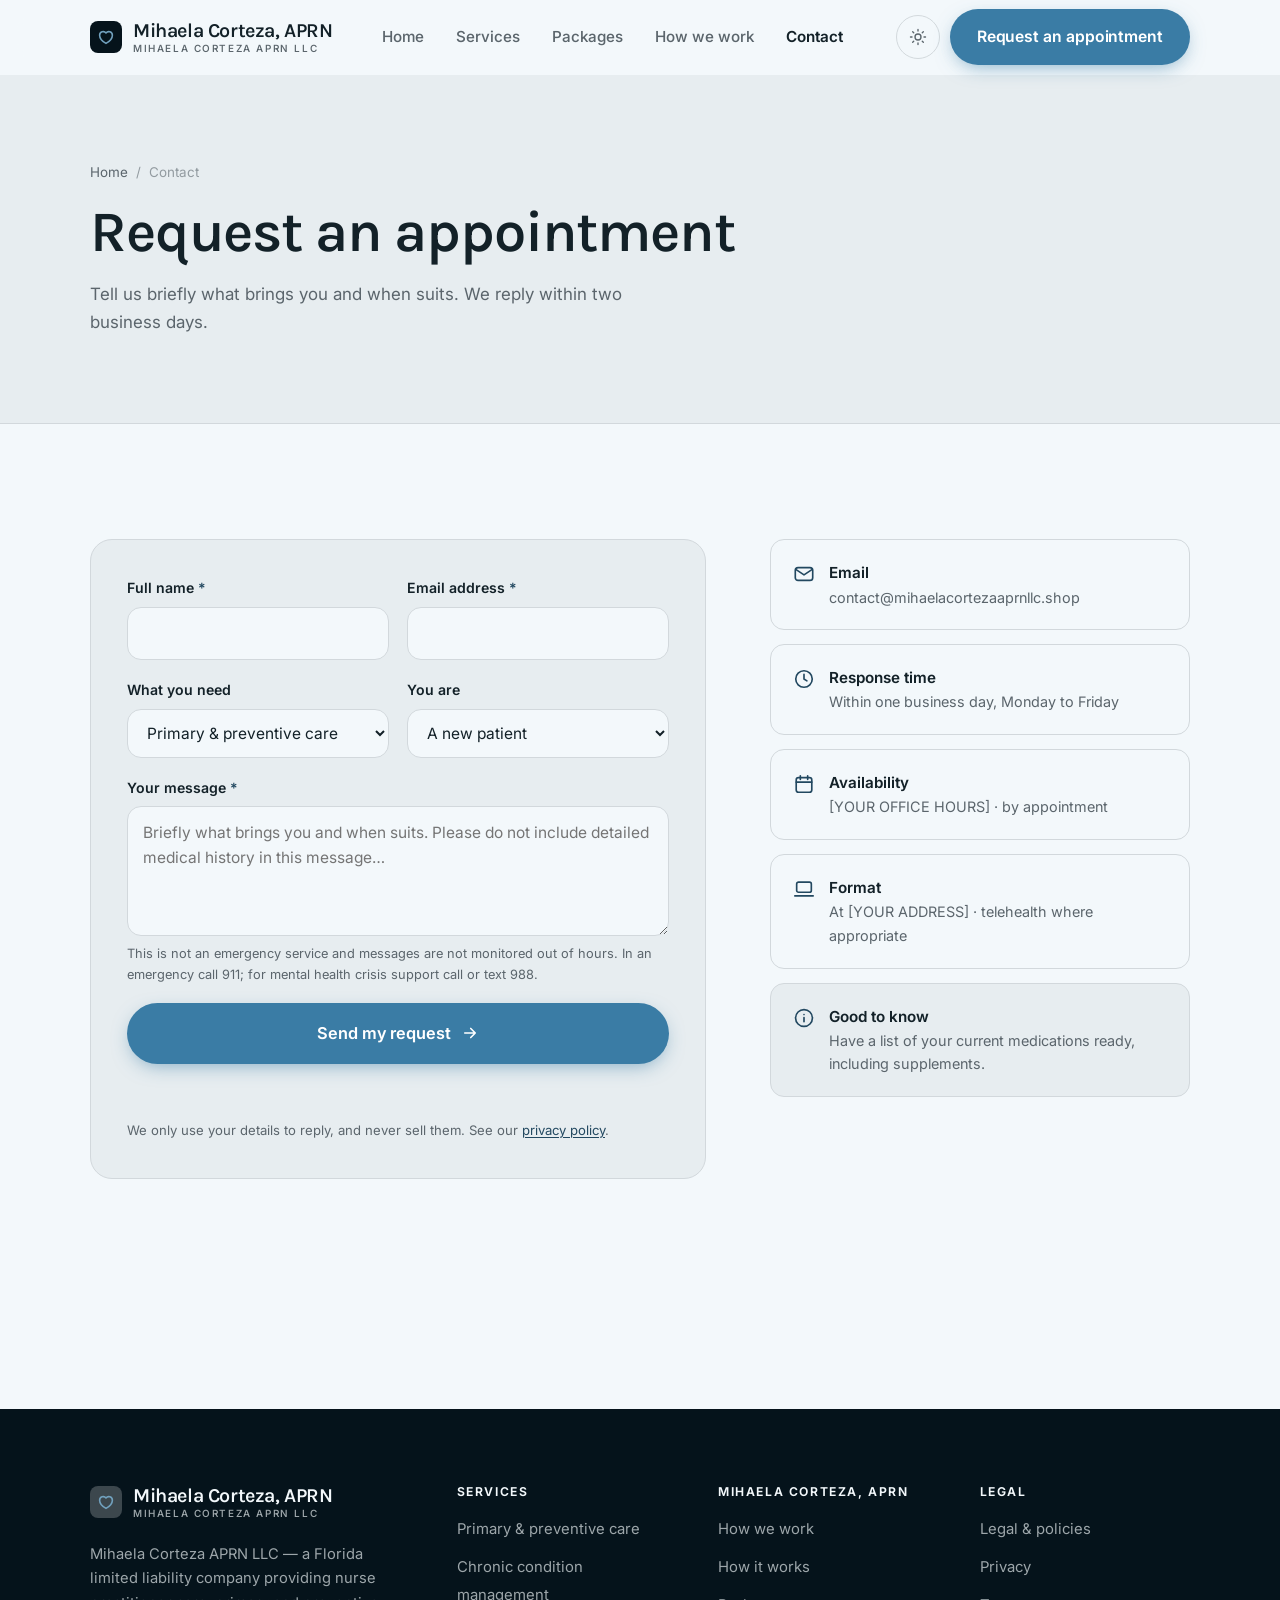
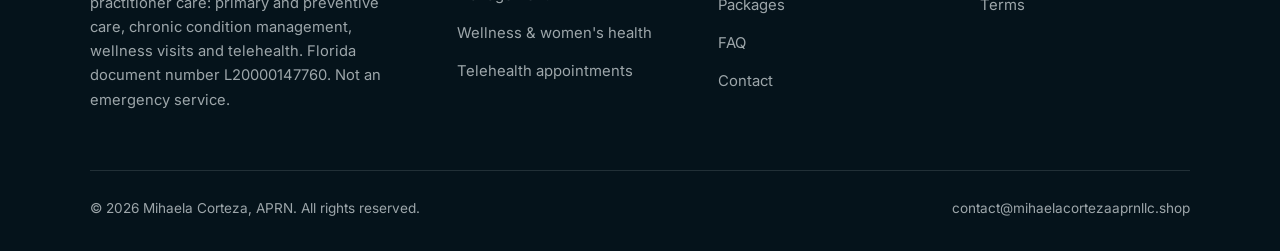
<file: contact.html>
<!DOCTYPE html>
<html lang="en" class="no-js">
<head>
<meta charset="utf-8">
<meta name="viewport" content="width=device-width, initial-scale=1">
<title>Contact — Mihaela Corteza, APRN</title>
<meta name="description" content="Contact Mihaela Corteza APRN LLC. We reply within two business days. Not an emergency service.">
<link rel="canonical" href="https://mihaelacortezaaprnllc.shop/contact.html">

<meta property="og:type" content="website">
<meta property="og:url" content="https://mihaelacortezaaprnllc.shop/contact.html">
<meta property="og:site_name" content="Mihaela Corteza, APRN">
<meta property="og:locale" content="en_US">
<meta property="og:title" content="Contact — Mihaela Corteza, APRN">
<meta property="og:description" content="Contact Mihaela Corteza APRN LLC. We reply within two business days. Not an emergency service.">
<meta name="theme-color" content="#05131b">

<link rel="icon" href="assets/img/favicon.svg" type="image/svg+xml">
<link rel="preconnect" href="https://fonts.googleapis.com">
<link rel="preconnect" href="https://fonts.gstatic.com" crossorigin>
<link rel="stylesheet" href="https://fonts.googleapis.com/css2?family=Karla:wght@400..700&family=Inter:wght@400..700&display=swap">
<link rel="stylesheet" href="assets/css/style.css">

<!-- Thème appliqué avant le premier rendu (évite le flash) -->
<script>
document.documentElement.classList.remove('no-js');
(function(){try{var t=localStorage.getItem('site-theme');if(t){document.documentElement.setAttribute('data-theme',t);}}catch(e){}})();
</script>
</head>

<body>
<a class="skip-link" href="#main">Skip to main content</a>

<header class="site-header">
  <nav class="wrap nav" aria-label="Main navigation">
    <a class="brand" href="index.html">
      <svg class="brand__mark" viewBox="0 0 64 64" aria-hidden="true">
        <rect class="bm-bg" width="64" height="64" rx="16"/>
        <g class="bm-ic" transform="translate(14 14) scale(1.5)" fill="none" stroke-width="2.1" stroke-linecap="round" stroke-linejoin="round"><path d="M12 20.5s-8.5-4.8-8.5-11A4.8 4.8 0 0 1 12 6.6a4.8 4.8 0 0 1 8.5 2.9c0 6.2-8.5 11-8.5 11z"/></g>
      </svg>
      <span>Mihaela Corteza, APRN<span class="brand__sub">Mihaela Corteza APRN LLC</span></span>
    </a>

    <ul class="nav__links" id="nav-links">
      <li><a href="index.html">Home</a></li>
      <li><a href="programs.html">Services</a></li>
      <li><a href="index.html#pricing">Packages</a></li>
      <li><a href="about.html">How we work</a></li>
      <li><a href="contact.html" aria-current="page">Contact</a></li>
      <li><a class="btn btn--primary" href="contact.html">Request an appointment</a></li>
    </ul>

    <div class="nav__cta">
      <button class="theme-toggle" type="button" aria-label="Switch to dark theme">
        <svg class="icon-sun" viewBox="0 0 24 24" fill="none" stroke="currentColor" stroke-width="1.8" stroke-linecap="round" aria-hidden="true"><circle cx="12" cy="12" r="4"/><path d="M12 2v2m0 16v2M2 12h2m16 0h2M4.9 4.9l1.4 1.4m11.4 11.4 1.4 1.4M19.1 4.9l-1.4 1.4M6.3 17.7l-1.4 1.4"/></svg>
        <svg class="icon-moon" viewBox="0 0 24 24" fill="none" stroke="currentColor" stroke-width="1.8" stroke-linecap="round" stroke-linejoin="round" aria-hidden="true"><path d="M21 12.8A9 9 0 1 1 11.2 3a7 7 0 0 0 9.8 9.8z"/></svg>
      </button>
      <a class="btn btn--primary" href="contact.html">Request an appointment</a>
      <button class="nav__toggle" type="button" aria-expanded="false" aria-controls="nav-links" aria-label="Open menu">
        <svg class="icon-open" viewBox="0 0 24 24" fill="none" stroke="currentColor" stroke-width="2" stroke-linecap="round" aria-hidden="true"><path d="M3 6h18M3 12h18M3 18h18"/></svg>
        <svg class="icon-close" viewBox="0 0 24 24" fill="none" stroke="currentColor" stroke-width="2" stroke-linecap="round" aria-hidden="true"><path d="M6 6l12 12M18 6L6 18"/></svg>
      </button>
    </div>
  </nav>
</header>

<main id="main">

<section class="page-head">
  <div class="wrap">
    <nav class="breadcrumb" aria-label="Breadcrumb">
      <a href="index.html">Home</a><span>/</span><span aria-current="page">Contact</span>
    </nav>
    <h1>Request an appointment</h1>
    <p>Tell us briefly what brings you and when suits. We reply within two business days.</p>
  </div>
</section>

<section class="section wrap">
  <div class="form-layout">

    <!--
      FORM: the action attribute holds a placeholder id. Create a free form at
      https://formspree.io and replace VOTRE_ID_FORMSPREE. Until then, the button
      opens the visitor's email app with a pre-filled message to contact@mihaelacortezaaprnllc.shop.
    -->
    <form class="form" id="contact-form" action="https://formspree.io/f/VOTRE_ID_FORMSPREE" method="POST"
          data-email="contact@mihaelacortezaaprnllc.shop" data-subject="Appointment request"
          data-msg-mail="Your email app will open with the message ready to send." data-msg-sending="Sending…"
          data-msg-ok="Thanks! Your message is on its way. We reply within one business day." data-msg-err="Sending failed. Please email us directly at">
      <div class="form__row">
        <div class="field">
          <label for="nom">Full name <span class="req" aria-hidden="true">*</span></label>
          <input type="text" id="nom" name="nom" autocomplete="name" required>
        </div>
        <div class="field">
          <label for="email">Email address <span class="req" aria-hidden="true">*</span></label>
          <input type="email" id="email" name="email" autocomplete="email" required>
        </div>
      </div>

      <div class="form__row">
        <div class="field">
          <label for="programme">What you need</label>
          <select id="programme" name="programme">
            <option>Primary &amp; preventive care</option>
            <option>Chronic condition management</option>
            <option>Wellness &amp; women's health</option>
            <option>Telehealth appointments</option>
            <option>Not sure yet</option>
          </select>
        </div>
        <div class="field">
          <label for="niveau">You are</label>
          <select id="niveau" name="niveau">
            <option>A new patient</option>
            <option>An existing patient</option>
            <option>Needing a follow-up</option>
            <option>Not sure yet</option>
          </select>
        </div>
      </div>

      <div class="field">
        <label for="message">Your message <span class="req" aria-hidden="true">*</span></label>
        <textarea id="message" name="message" required placeholder="Briefly what brings you and when suits. Please do not include detailed medical history in this message…"></textarea>
        <span class="field__hint">This is not an emergency service and messages are not monitored out of hours. In an emergency call 911; for mental health crisis support call or text 988.</span>
      </div>

      <!-- Bot trap: hidden from humans -->
      <div class="visually-hidden" aria-hidden="true">
        <label for="site-web">Leave this field empty</label>
        <input type="text" id="site-web" name="_gotcha" tabindex="-1" autocomplete="off">
      </div>

      <button class="btn btn--primary btn--lg" type="submit">Send my request <svg viewBox="0 0 24 24" fill="none" stroke="currentColor" stroke-width="2.2" stroke-linecap="round" stroke-linejoin="round" aria-hidden="true"><path d="M5 12h14M13 6l6 6-6 6"/></svg></button>

      <p id="form-status" class="form__status" role="status" aria-live="polite"></p>

      <p class="form__note">
        We only use your details to reply, and never sell them. See our <a href="legal.html#privacy">privacy policy</a>.
      </p>
    </form>

    <aside class="contact-aside">
      <div class="contact-card">
        <svg viewBox="0 0 24 24" fill="none" stroke="currentColor" stroke-width="1.8" stroke-linecap="round" stroke-linejoin="round" aria-hidden="true"><rect x="2.5" y="5" width="19" height="14" rx="3"/><path d="M3 7l9 6 9-6"/></svg>
        <div><b>Email</b><a href="mailto:contact@mihaelacortezaaprnllc.shop">contact@mihaelacortezaaprnllc.shop</a></div>
      </div>
      <div class="contact-card">
        <svg viewBox="0 0 24 24" fill="none" stroke="currentColor" stroke-width="1.8" stroke-linecap="round" stroke-linejoin="round" aria-hidden="true"><circle cx="12" cy="12" r="9"/><path d="M12 7v5l3.2 2"/></svg>
        <div><b>Response time</b><span>Within one business day, Monday to Friday</span></div>
      </div>
      <div class="contact-card">
        <svg viewBox="0 0 24 24" fill="none" stroke="currentColor" stroke-width="1.8" stroke-linecap="round" stroke-linejoin="round" aria-hidden="true"><rect x="3.5" y="5" width="17" height="16" rx="2.5"/><path d="M8 3v4M16 3v4M3.5 10h17"/></svg>
        <div><b>Availability</b><span>[YOUR OFFICE HOURS] · by appointment</span></div>
      </div>
      <div class="contact-card">
        <svg viewBox="0 0 24 24" fill="none" stroke="currentColor" stroke-width="1.8" stroke-linecap="round" stroke-linejoin="round" aria-hidden="true"><rect x="4" y="4.5" width="16" height="11" rx="2"/><path d="M2 19.5h20"/></svg>
        <div><b>Format</b><span>At [YOUR ADDRESS] · telehealth where appropriate</span></div>
      </div>
      <div class="contact-card contact-card--soft">
        <svg viewBox="0 0 24 24" fill="none" stroke="currentColor" stroke-width="1.8" stroke-linecap="round" stroke-linejoin="round" aria-hidden="true"><circle cx="12" cy="12" r="9.2"/><path d="M12 16v-4.5M12 8.2v.1"/></svg>
        <div><b>Good to know</b><span>Have a list of your current medications ready, including supplements.</span></div>
      </div>
    </aside>

  </div>
</section>

</main>

<footer class="site-footer">
  <div class="wrap">
    <div class="footer__grid">
      <div class="footer__brand">
        <a class="brand" href="index.html">
          <svg class="brand__mark" viewBox="0 0 64 64" aria-hidden="true">
        <rect class="bm-bg" width="64" height="64" rx="16"/>
        <g class="bm-ic" transform="translate(14 14) scale(1.5)" fill="none" stroke-width="2.1" stroke-linecap="round" stroke-linejoin="round"><path d="M12 20.5s-8.5-4.8-8.5-11A4.8 4.8 0 0 1 12 6.6a4.8 4.8 0 0 1 8.5 2.9c0 6.2-8.5 11-8.5 11z"/></g>
      </svg>
          <span>Mihaela Corteza, APRN<span class="brand__sub">Mihaela Corteza APRN LLC</span></span>
        </a>
        <p>Mihaela Corteza APRN LLC — a Florida limited liability company providing nurse practitioner care: primary and preventive care, chronic condition management, wellness visits and telehealth. Florida document number L20000147760. Not an emergency service.</p>
      </div>

      <div class="footer__col">
        <h4>Services</h4>
        <ul>
          <li><a href="programs.html#primary">Primary &amp; preventive care</a></li>
          <li><a href="programs.html#chronic">Chronic condition management</a></li>
          <li><a href="programs.html#wellness">Wellness &amp; women's health</a></li>
          <li><a href="programs.html#telehealth">Telehealth appointments</a></li>
        </ul>
      </div>

      <div class="footer__col">
        <h4>Mihaela Corteza, APRN</h4>
        <ul>
          <li><a href="about.html">How we work</a></li>
          <li><a href="index.html#how-it-works">How it works</a></li>
          <li><a href="index.html#pricing">Packages</a></li>
          <li><a href="index.html#faq">FAQ</a></li>
          <li><a href="contact.html">Contact</a></li>
        </ul>
      </div>

      <div class="footer__col">
        <h4>Legal</h4>
        <ul>
          <li><a href="legal.html">Legal &amp; policies</a></li>
          <li><a href="legal.html#privacy">Privacy</a></li>
          <li><a href="legal.html#terms">Terms</a></li>
        </ul>
      </div>
    </div>

    <div class="footer__bottom">
      <p>© <span data-year>2026</span> Mihaela Corteza, APRN. All rights reserved.</p>
      <p><a href="mailto:contact@mihaelacortezaaprnllc.shop">contact@mihaelacortezaaprnllc.shop</a></p>
    </div>
  </div>
</footer>

<script src="assets/js/main.js" defer></script>
</body>
</html>
</file>
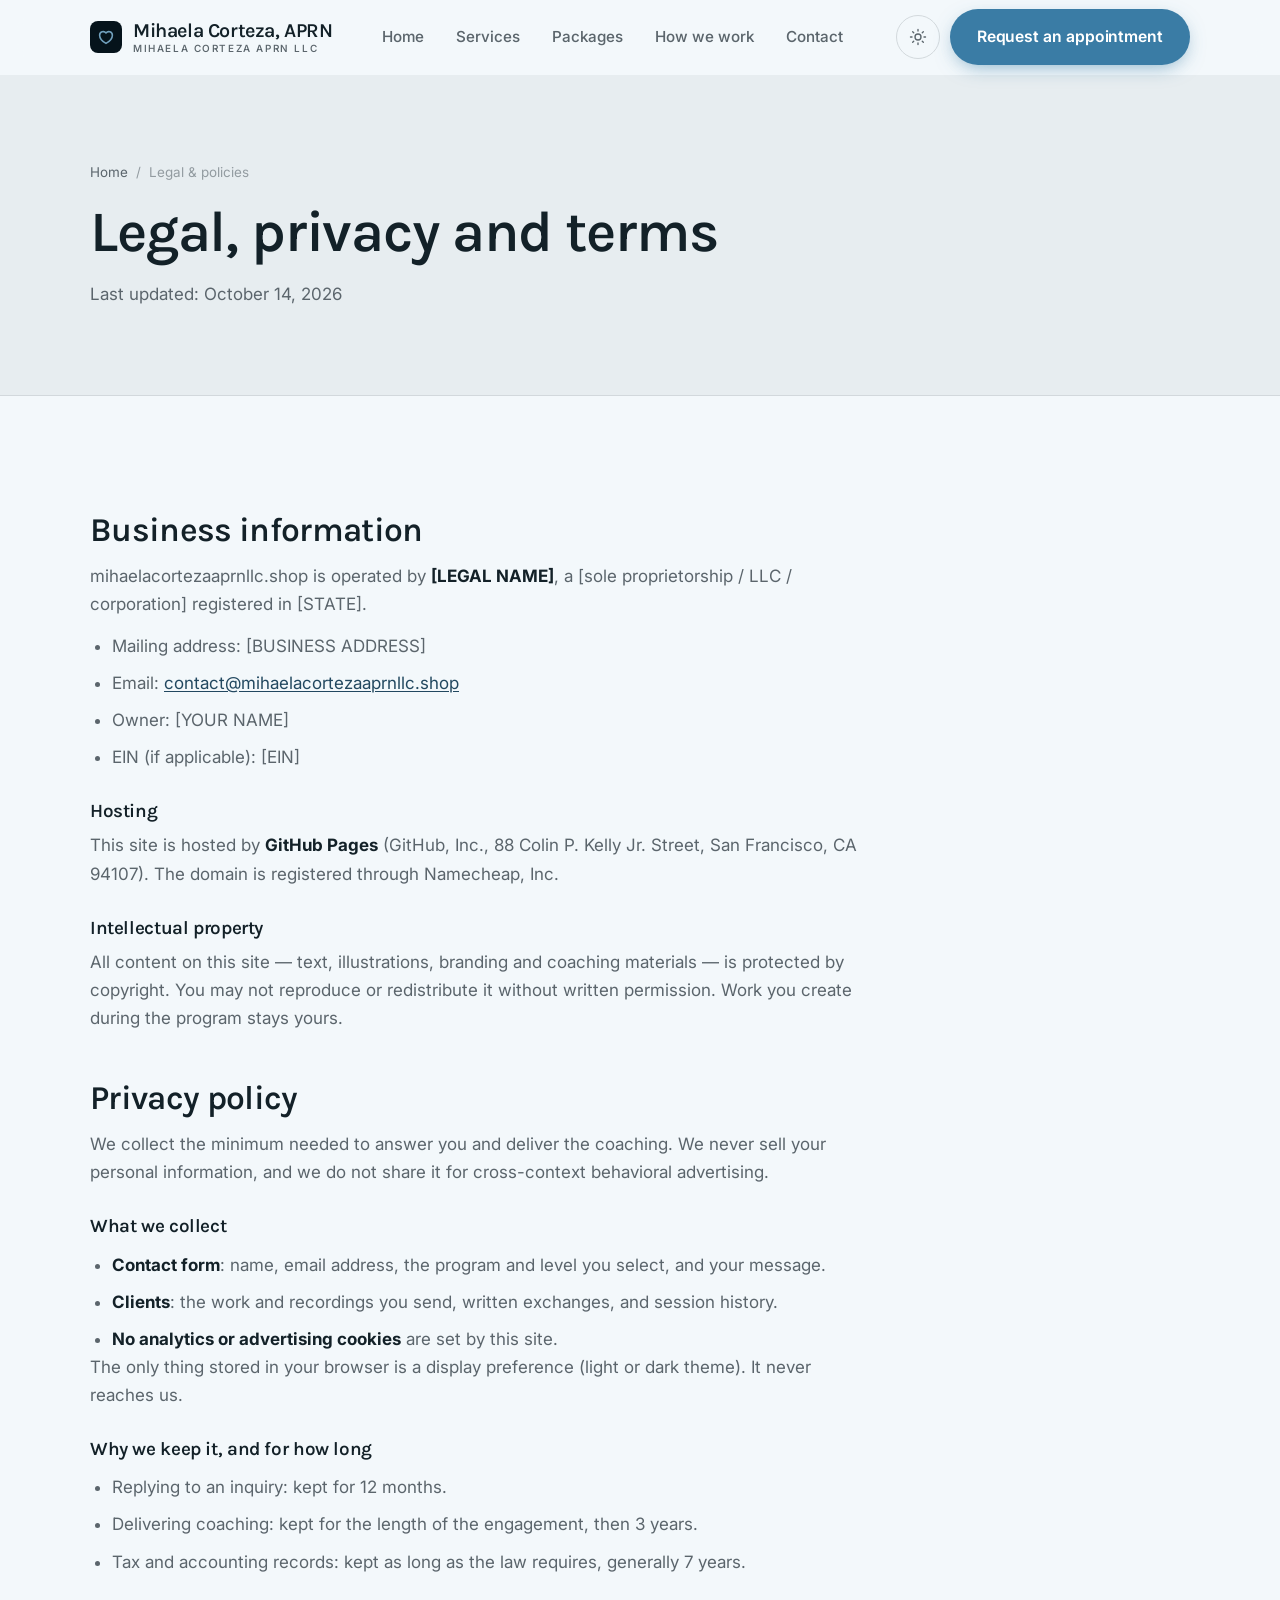
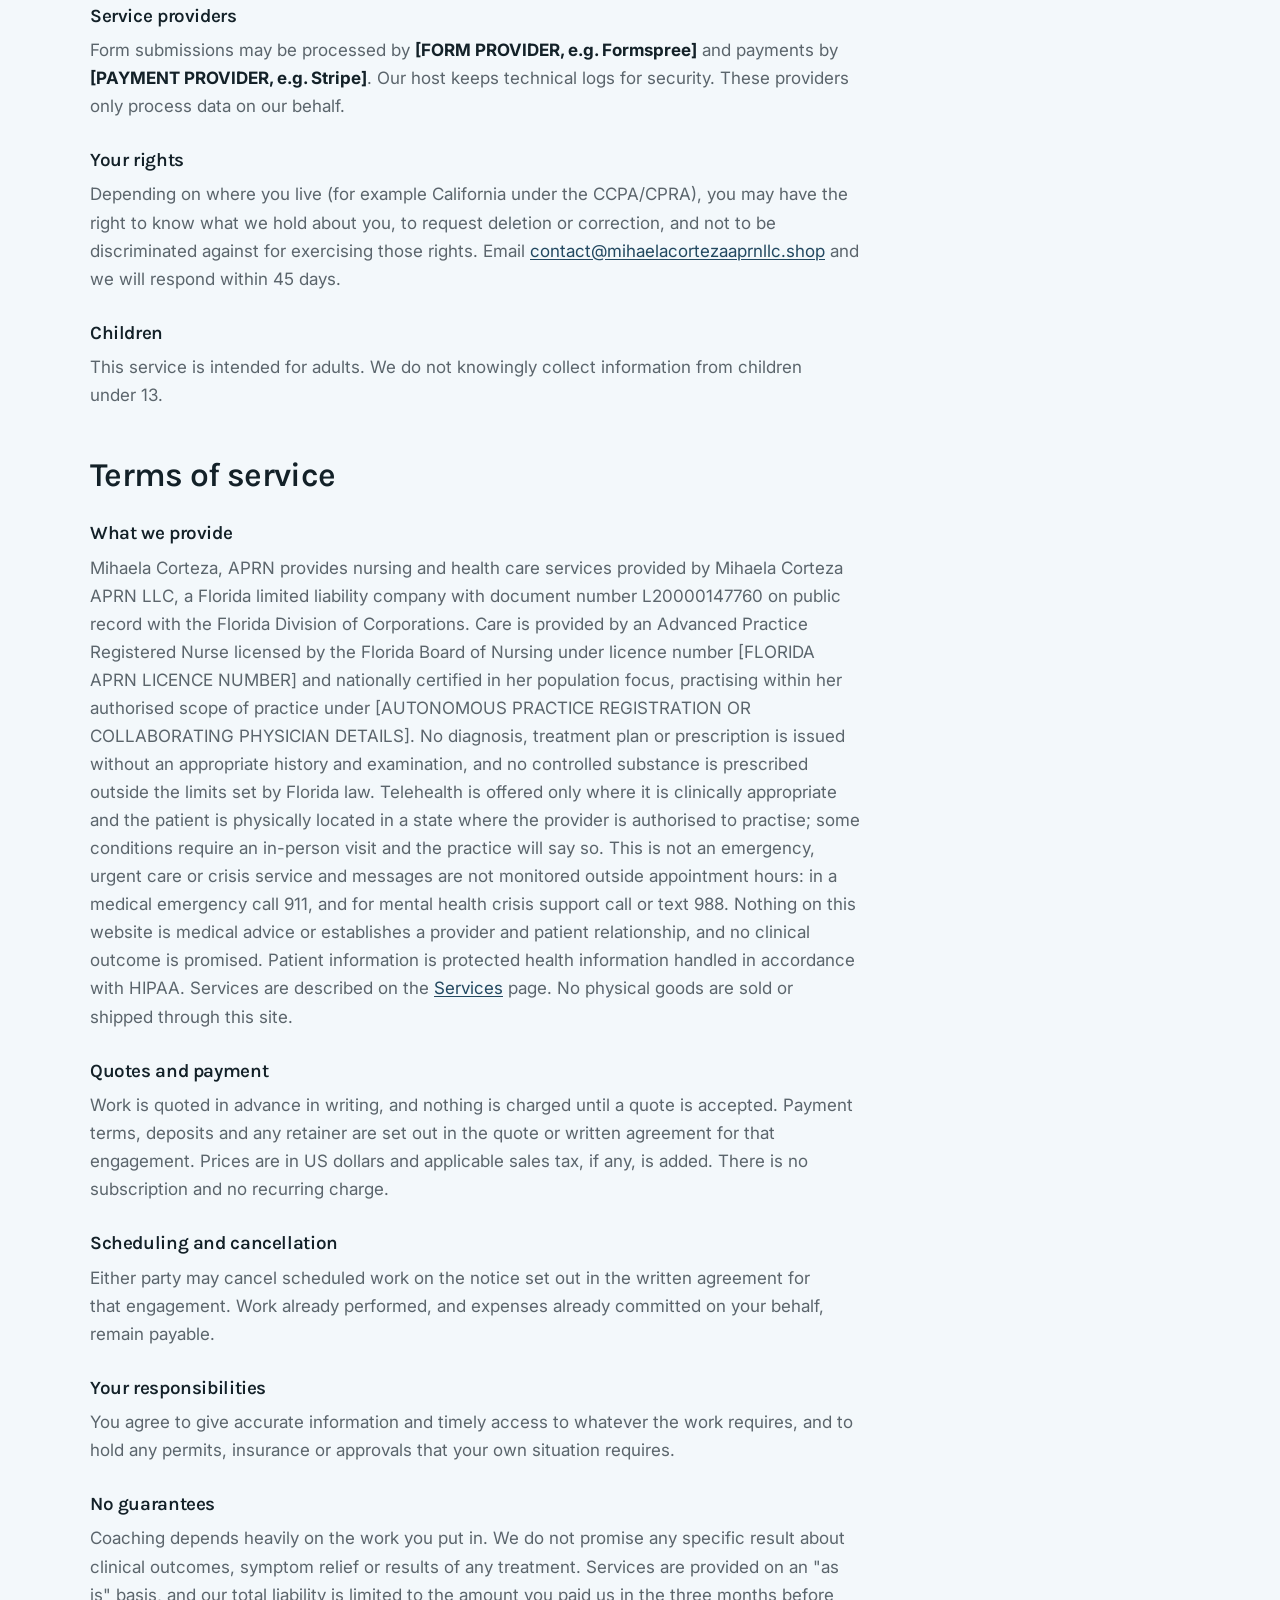
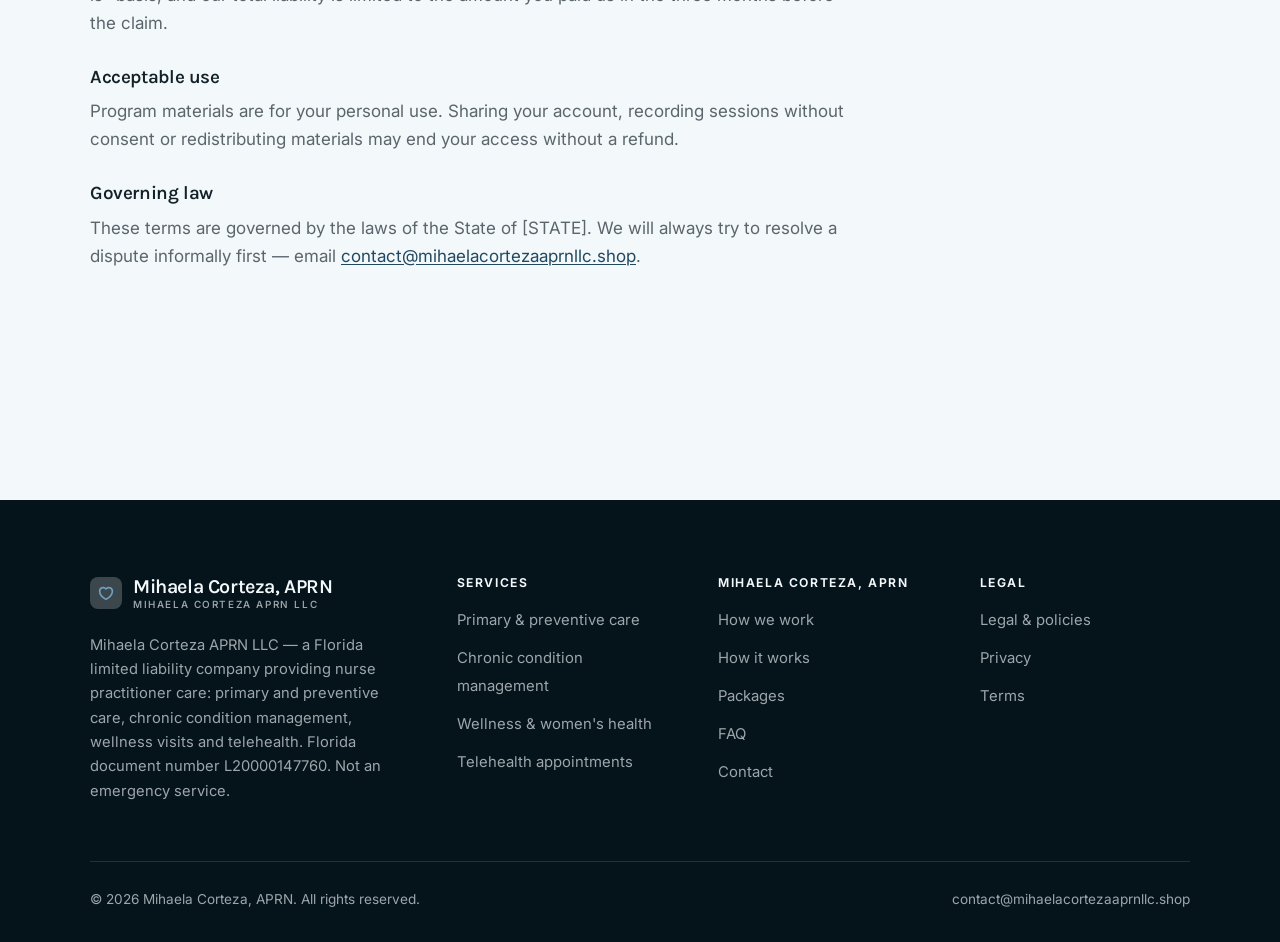
<file: legal.html>
<!DOCTYPE html>
<html lang="en" class="no-js">
<head>
<meta charset="utf-8">
<meta name="viewport" content="width=device-width, initial-scale=1">
<title>Legal, privacy and terms — Mihaela Corteza, APRN</title>
<meta name="description" content="Business information, privacy policy and terms of service for Mihaela Corteza, APRN.">
<meta name="robots" content="noindex">

<meta property="og:type" content="website">
<meta property="og:url" content="https://mihaelacortezaaprnllc.shop/legal.html">
<meta property="og:site_name" content="Mihaela Corteza, APRN">
<meta property="og:locale" content="en_US">
<meta property="og:title" content="Legal, privacy and terms — Mihaela Corteza, APRN">
<meta property="og:description" content="Business information, privacy policy and terms of service for Mihaela Corteza, APRN.">
<meta name="theme-color" content="#05131b">

<link rel="icon" href="assets/img/favicon.svg" type="image/svg+xml">
<link rel="preconnect" href="https://fonts.googleapis.com">
<link rel="preconnect" href="https://fonts.gstatic.com" crossorigin>
<link rel="stylesheet" href="https://fonts.googleapis.com/css2?family=Karla:wght@400..700&family=Inter:wght@400..700&display=swap">
<link rel="stylesheet" href="assets/css/style.css">

<!-- Thème appliqué avant le premier rendu (évite le flash) -->
<script>
document.documentElement.classList.remove('no-js');
(function(){try{var t=localStorage.getItem('site-theme');if(t){document.documentElement.setAttribute('data-theme',t);}}catch(e){}})();
</script>
</head>

<body>
<a class="skip-link" href="#main">Skip to main content</a>

<header class="site-header">
  <nav class="wrap nav" aria-label="Main navigation">
    <a class="brand" href="index.html">
      <svg class="brand__mark" viewBox="0 0 64 64" aria-hidden="true">
        <rect class="bm-bg" width="64" height="64" rx="16"/>
        <g class="bm-ic" transform="translate(14 14) scale(1.5)" fill="none" stroke-width="2.1" stroke-linecap="round" stroke-linejoin="round"><path d="M12 20.5s-8.5-4.8-8.5-11A4.8 4.8 0 0 1 12 6.6a4.8 4.8 0 0 1 8.5 2.9c0 6.2-8.5 11-8.5 11z"/></g>
      </svg>
      <span>Mihaela Corteza, APRN<span class="brand__sub">Mihaela Corteza APRN LLC</span></span>
    </a>

    <ul class="nav__links" id="nav-links">
      <li><a href="index.html">Home</a></li>
      <li><a href="programs.html">Services</a></li>
      <li><a href="index.html#pricing">Packages</a></li>
      <li><a href="about.html">How we work</a></li>
      <li><a href="contact.html">Contact</a></li>
      <li><a class="btn btn--primary" href="contact.html">Request an appointment</a></li>
    </ul>

    <div class="nav__cta">
      <button class="theme-toggle" type="button" aria-label="Switch to dark theme">
        <svg class="icon-sun" viewBox="0 0 24 24" fill="none" stroke="currentColor" stroke-width="1.8" stroke-linecap="round" aria-hidden="true"><circle cx="12" cy="12" r="4"/><path d="M12 2v2m0 16v2M2 12h2m16 0h2M4.9 4.9l1.4 1.4m11.4 11.4 1.4 1.4M19.1 4.9l-1.4 1.4M6.3 17.7l-1.4 1.4"/></svg>
        <svg class="icon-moon" viewBox="0 0 24 24" fill="none" stroke="currentColor" stroke-width="1.8" stroke-linecap="round" stroke-linejoin="round" aria-hidden="true"><path d="M21 12.8A9 9 0 1 1 11.2 3a7 7 0 0 0 9.8 9.8z"/></svg>
      </button>
      <a class="btn btn--primary" href="contact.html">Request an appointment</a>
      <button class="nav__toggle" type="button" aria-expanded="false" aria-controls="nav-links" aria-label="Open menu">
        <svg class="icon-open" viewBox="0 0 24 24" fill="none" stroke="currentColor" stroke-width="2" stroke-linecap="round" aria-hidden="true"><path d="M3 6h18M3 12h18M3 18h18"/></svg>
        <svg class="icon-close" viewBox="0 0 24 24" fill="none" stroke="currentColor" stroke-width="2" stroke-linecap="round" aria-hidden="true"><path d="M6 6l12 12M18 6L6 18"/></svg>
      </button>
    </div>
  </nav>
</header>

<main id="main">

<section class="page-head">
  <div class="wrap">
    <nav class="breadcrumb" aria-label="Breadcrumb">
      <a href="index.html">Home</a><span>/</span><span aria-current="page">Legal &amp; policies</span>
    </nav>
    <h1>Legal, privacy and terms</h1>
    <p>Last updated: <time datetime="2026-10-14">October 14, 2026</time></p>
  </div>
</section>

<section class="section wrap">
  <div class="prose">

    <!--
      TO DO: this is a skeleton, not legal advice. Replace every [BRACKET] with
      your real details before selling, and have a lawyer review it if you can.
      Consumer protection rules differ by state.
    -->

    <h2 id="business">Business information</h2>
    <p>
      mihaelacortezaaprnllc.shop is operated by <strong>[LEGAL NAME]</strong>, a [sole proprietorship / LLC / corporation]
      registered in [STATE].
    </p>
    <ul>
      <li>Mailing address: [BUSINESS ADDRESS]</li>
      <li>Email: <a href="mailto:contact@mihaelacortezaaprnllc.shop">contact@mihaelacortezaaprnllc.shop</a></li>
      <li>Owner: [YOUR NAME]</li>
      <li>EIN (if applicable): [EIN]</li>
    </ul>

    <h3>Hosting</h3>
    <p>
      This site is hosted by <strong>GitHub Pages</strong> (GitHub, Inc., 88 Colin P. Kelly Jr. Street,
      San Francisco, CA 94107). The domain is registered through Namecheap, Inc.
    </p>

    <h3>Intellectual property</h3>
    <p>
      All content on this site — text, illustrations, branding and coaching materials — is protected by
      copyright. You may not reproduce or redistribute it without written permission. Work you create during
      the program stays yours.
    </p>

    <h2 id="privacy">Privacy policy</h2>
    <p>
      We collect the minimum needed to answer you and deliver the coaching. We never sell your personal
      information, and we do not share it for cross-context behavioral advertising.
    </p>
    <h3>What we collect</h3>
    <ul>
      <li><strong>Contact form</strong>: name, email address, the program and level you select, and your message.</li>
      <li><strong>Clients</strong>: the work and recordings you send, written exchanges, and session history.</li>
      <li><strong>No analytics or advertising cookies</strong> are set by this site.</li>
    </ul>
    <p>
      The only thing stored in your browser is a display preference (light or dark theme). It never reaches us.
    </p>
    <h3>Why we keep it, and for how long</h3>
    <ul>
      <li>Replying to an inquiry: kept for 12 months.</li>
      <li>Delivering coaching: kept for the length of the engagement, then 3 years.</li>
      <li>Tax and accounting records: kept as long as the law requires, generally 7 years.</li>
    </ul>
    <h3>Service providers</h3>
    <p>
      Form submissions may be processed by <strong>[FORM PROVIDER, e.g. Formspree]</strong> and payments by
      <strong>[PAYMENT PROVIDER, e.g. Stripe]</strong>. Our host keeps technical logs for security. These
      providers only process data on our behalf.
    </p>
    <h3>Your rights</h3>
    <p>
      Depending on where you live (for example California under the CCPA/CPRA), you may have the right to
      know what we hold about you, to request deletion or correction, and not to be discriminated against for
      exercising those rights. Email <a href="mailto:contact@mihaelacortezaaprnllc.shop">contact@mihaelacortezaaprnllc.shop</a> and we will respond within 45 days.
    </p>
    <h3>Children</h3>
    <p>
      This service is intended for adults. We do not knowingly collect information from children under 13.
    </p>

    <h2 id="terms">Terms of service</h2>
    <h3>What we provide</h3>
    <p>
      Mihaela Corteza, APRN provides nursing and health care services provided by Mihaela Corteza APRN LLC, a Florida limited liability company with document number L20000147760 on public record with the Florida Division of Corporations. Care is provided by an Advanced Practice Registered Nurse licensed by the Florida Board of Nursing under licence number [FLORIDA APRN LICENCE NUMBER] and nationally certified in her population focus, practising within her authorised scope of practice under [AUTONOMOUS PRACTICE REGISTRATION OR COLLABORATING PHYSICIAN DETAILS]. No diagnosis, treatment plan or prescription is issued without an appropriate history and examination, and no controlled substance is prescribed outside the limits set by Florida law. Telehealth is offered only where it is clinically appropriate and the patient is physically located in a state where the provider is authorised to practise; some conditions require an in-person visit and the practice will say so. This is not an emergency, urgent care or crisis service and messages are not monitored outside appointment hours: in a medical emergency call 911, and for mental health crisis support call or text 988. Nothing on this website is medical advice or establishes a provider and patient relationship, and no clinical outcome is promised. Patient information is protected health information handled in accordance with HIPAA. Services are described on the
      <a href="programs.html">Services</a> page. No physical goods are sold or shipped through this site.
    </p>
    <h3>Quotes and payment</h3>
    <p>
      Work is quoted in advance in writing, and nothing is charged until a quote is accepted. Payment terms,
      deposits and any retainer are set out in the quote or written agreement for that engagement. Prices are in
      US dollars and applicable sales tax, if any, is added. There is no subscription and no recurring charge.
    </p>
    <h3>Scheduling and cancellation</h3>
    <p>
      Either party may cancel scheduled work on the notice set out in the written agreement for that engagement.
      Work already performed, and expenses already committed on your behalf, remain payable.
    </p>
    <h3>Your responsibilities</h3>
    <p>
      You agree to give accurate information and timely access to whatever the work requires, and to hold any
      permits, insurance or approvals that your own situation requires.
    </p>

    <h3>No guarantees</h3>
    <p>
      Coaching depends heavily on the work you put in. We do not promise any specific result
      about clinical outcomes, symptom relief or results of any treatment. Services are provided on an "as is" basis, and our total
      liability is limited to the amount you paid us in the three months before the claim.
    </p>
    <h3>Acceptable use</h3>
    <p>
      Program materials are for your personal use. Sharing your account, recording sessions without consent
      or redistributing materials may end your access without a refund.
    </p>
    <h3>Governing law</h3>
    <p>
      These terms are governed by the laws of the State of [STATE]. We will always try to resolve a dispute
      informally first — email <a href="mailto:contact@mihaelacortezaaprnllc.shop">contact@mihaelacortezaaprnllc.shop</a>.
    </p>

  </div>
</section>

</main>

<footer class="site-footer">
  <div class="wrap">
    <div class="footer__grid">
      <div class="footer__brand">
        <a class="brand" href="index.html">
          <svg class="brand__mark" viewBox="0 0 64 64" aria-hidden="true">
        <rect class="bm-bg" width="64" height="64" rx="16"/>
        <g class="bm-ic" transform="translate(14 14) scale(1.5)" fill="none" stroke-width="2.1" stroke-linecap="round" stroke-linejoin="round"><path d="M12 20.5s-8.5-4.8-8.5-11A4.8 4.8 0 0 1 12 6.6a4.8 4.8 0 0 1 8.5 2.9c0 6.2-8.5 11-8.5 11z"/></g>
      </svg>
          <span>Mihaela Corteza, APRN<span class="brand__sub">Mihaela Corteza APRN LLC</span></span>
        </a>
        <p>Mihaela Corteza APRN LLC — a Florida limited liability company providing nurse practitioner care: primary and preventive care, chronic condition management, wellness visits and telehealth. Florida document number L20000147760. Not an emergency service.</p>
      </div>

      <div class="footer__col">
        <h4>Services</h4>
        <ul>
          <li><a href="programs.html#primary">Primary &amp; preventive care</a></li>
          <li><a href="programs.html#chronic">Chronic condition management</a></li>
          <li><a href="programs.html#wellness">Wellness &amp; women's health</a></li>
          <li><a href="programs.html#telehealth">Telehealth appointments</a></li>
        </ul>
      </div>

      <div class="footer__col">
        <h4>Mihaela Corteza, APRN</h4>
        <ul>
          <li><a href="about.html">How we work</a></li>
          <li><a href="index.html#how-it-works">How it works</a></li>
          <li><a href="index.html#pricing">Packages</a></li>
          <li><a href="index.html#faq">FAQ</a></li>
          <li><a href="contact.html">Contact</a></li>
        </ul>
      </div>

      <div class="footer__col">
        <h4>Legal</h4>
        <ul>
          <li><a href="legal.html">Legal &amp; policies</a></li>
          <li><a href="legal.html#privacy">Privacy</a></li>
          <li><a href="legal.html#terms">Terms</a></li>
        </ul>
      </div>
    </div>

    <div class="footer__bottom">
      <p>© <span data-year>2026</span> Mihaela Corteza, APRN. All rights reserved.</p>
      <p><a href="mailto:contact@mihaelacortezaaprnllc.shop">contact@mihaelacortezaaprnllc.shop</a></p>
    </div>
  </div>
</footer>

<script src="assets/js/main.js" defer></script>
</body>
</html>
</file>
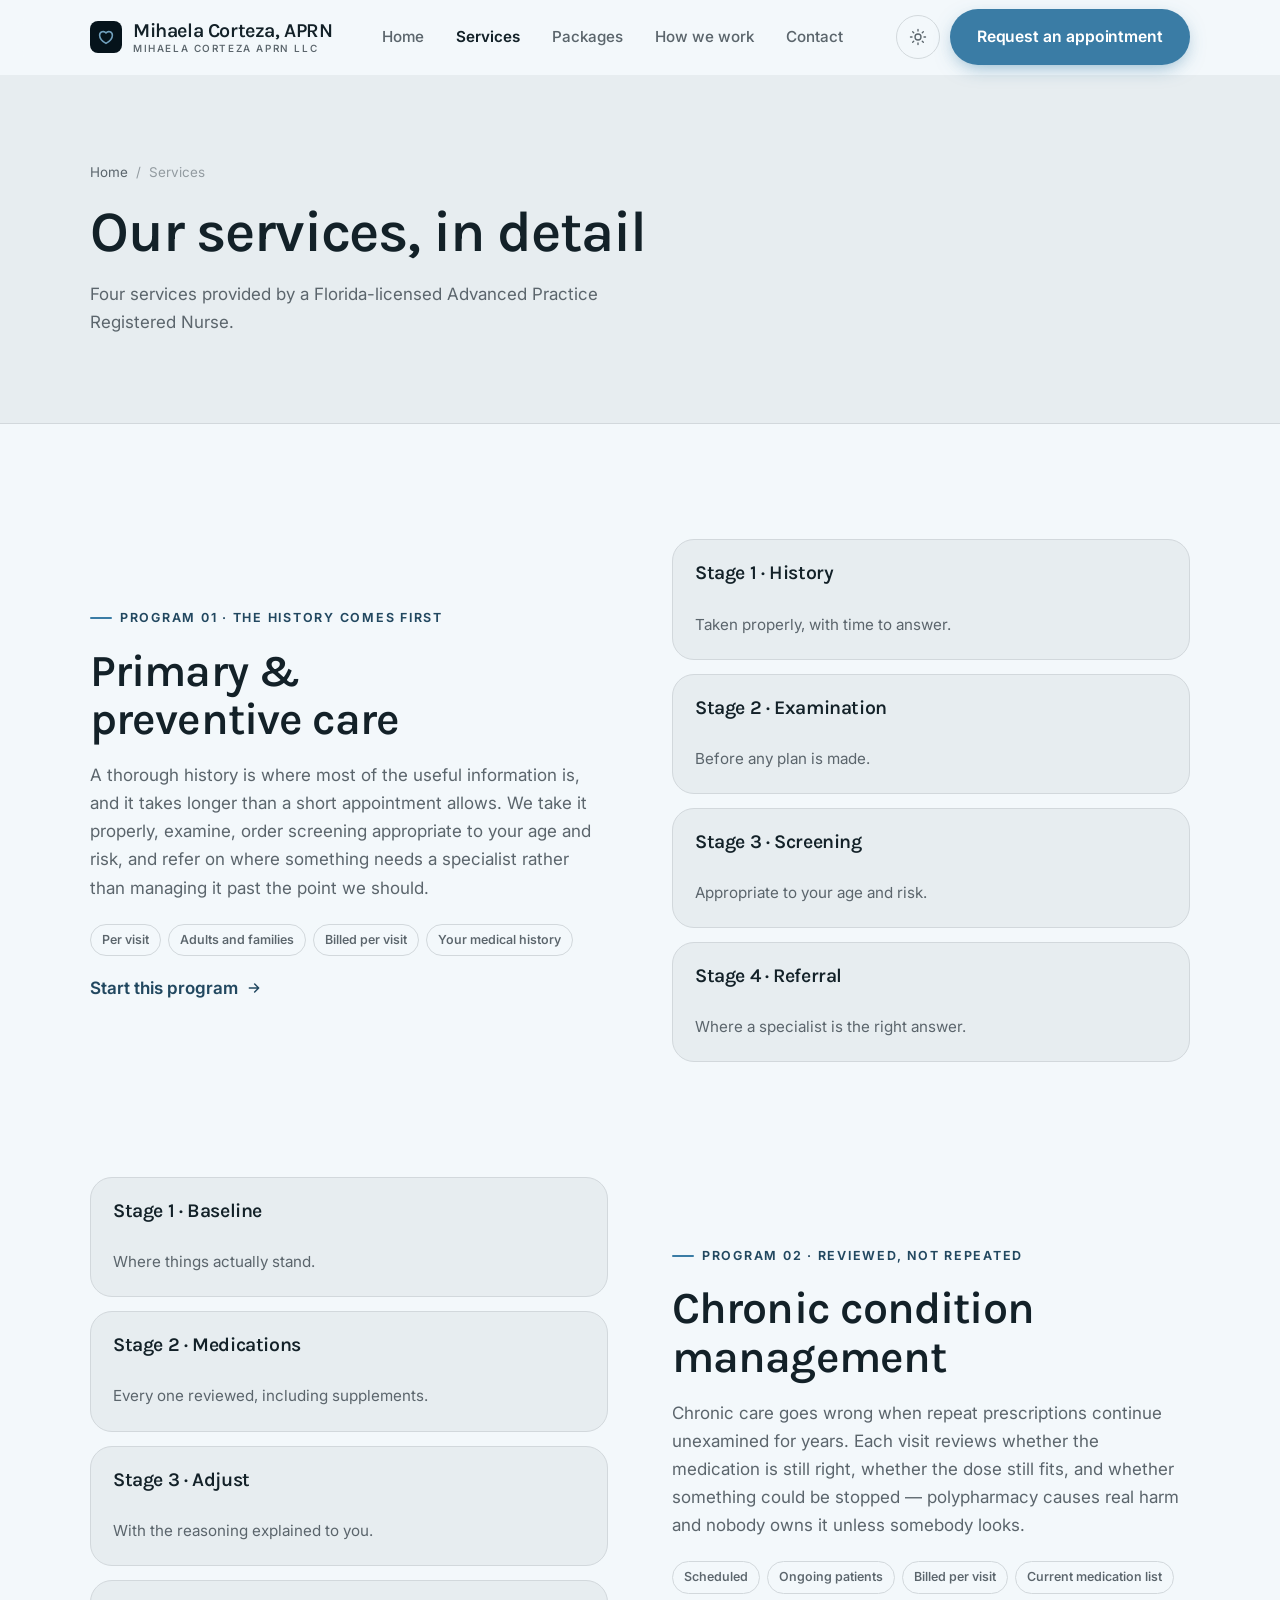
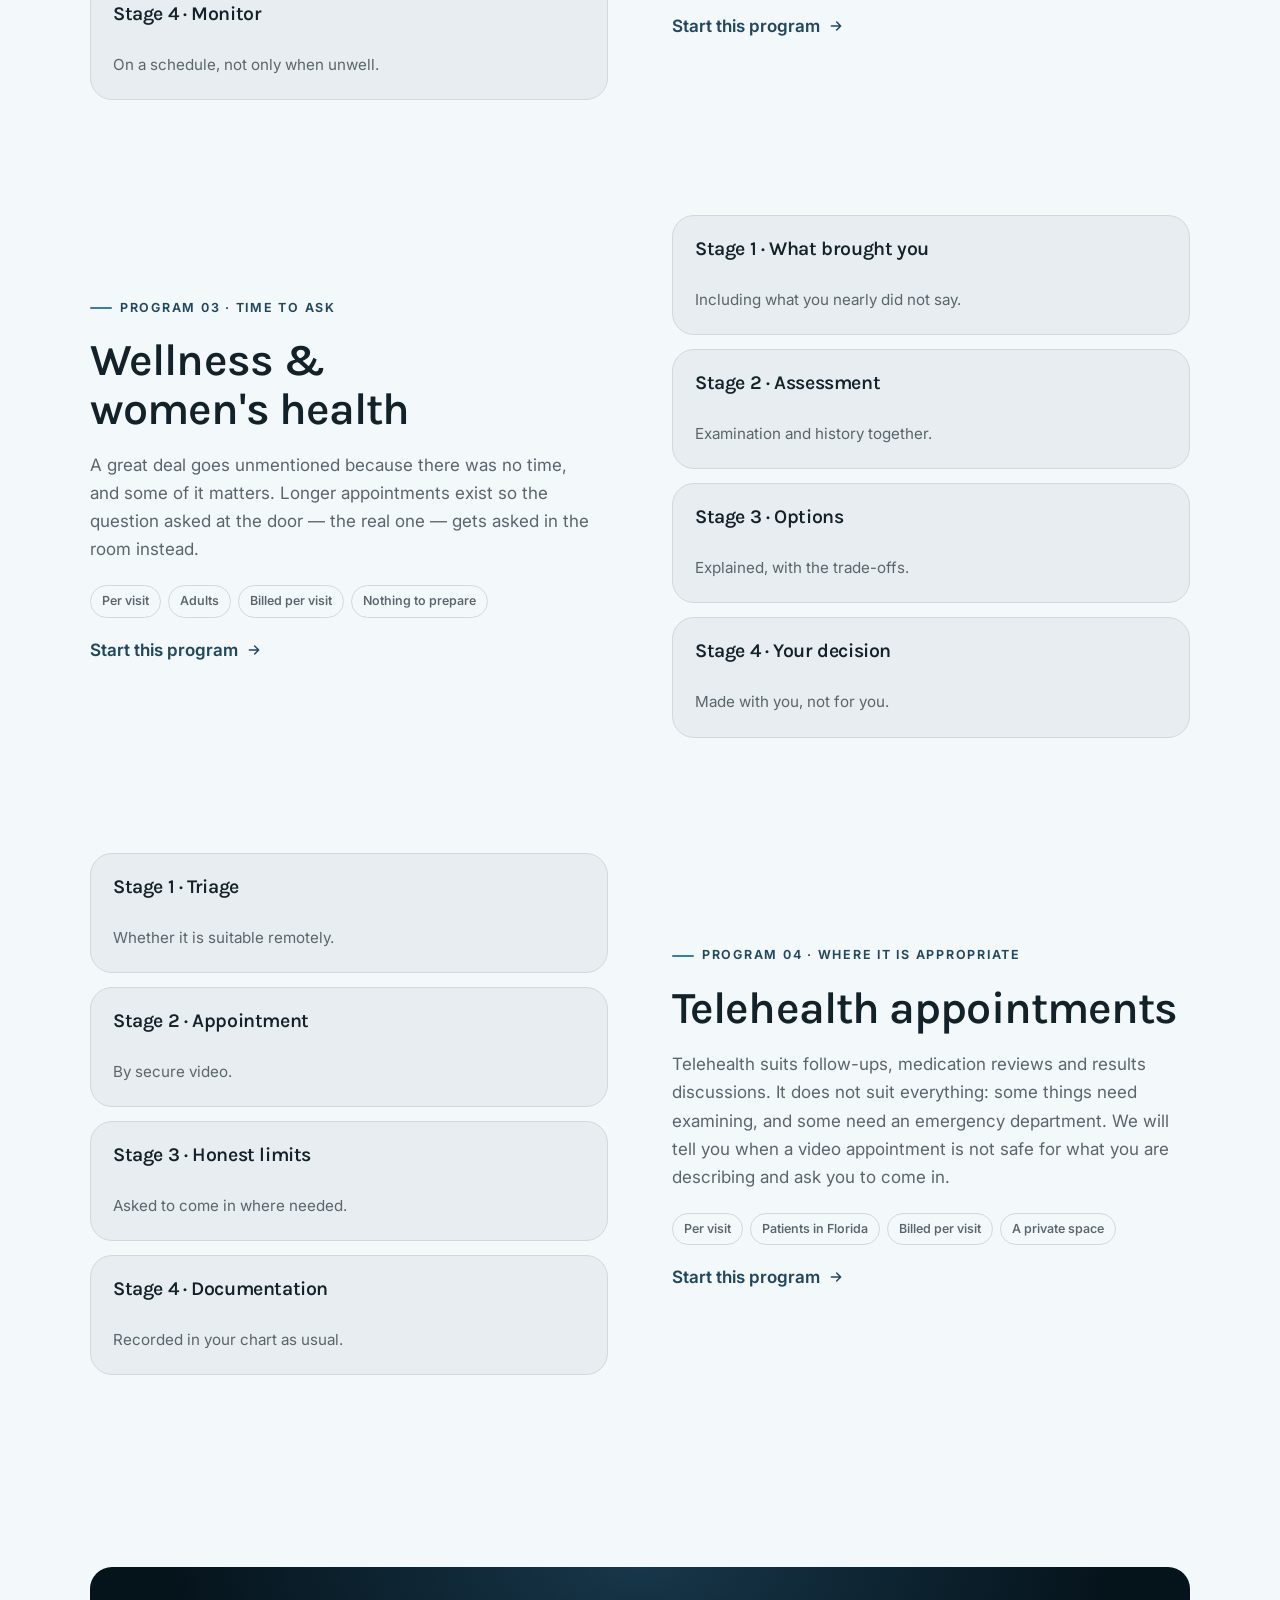
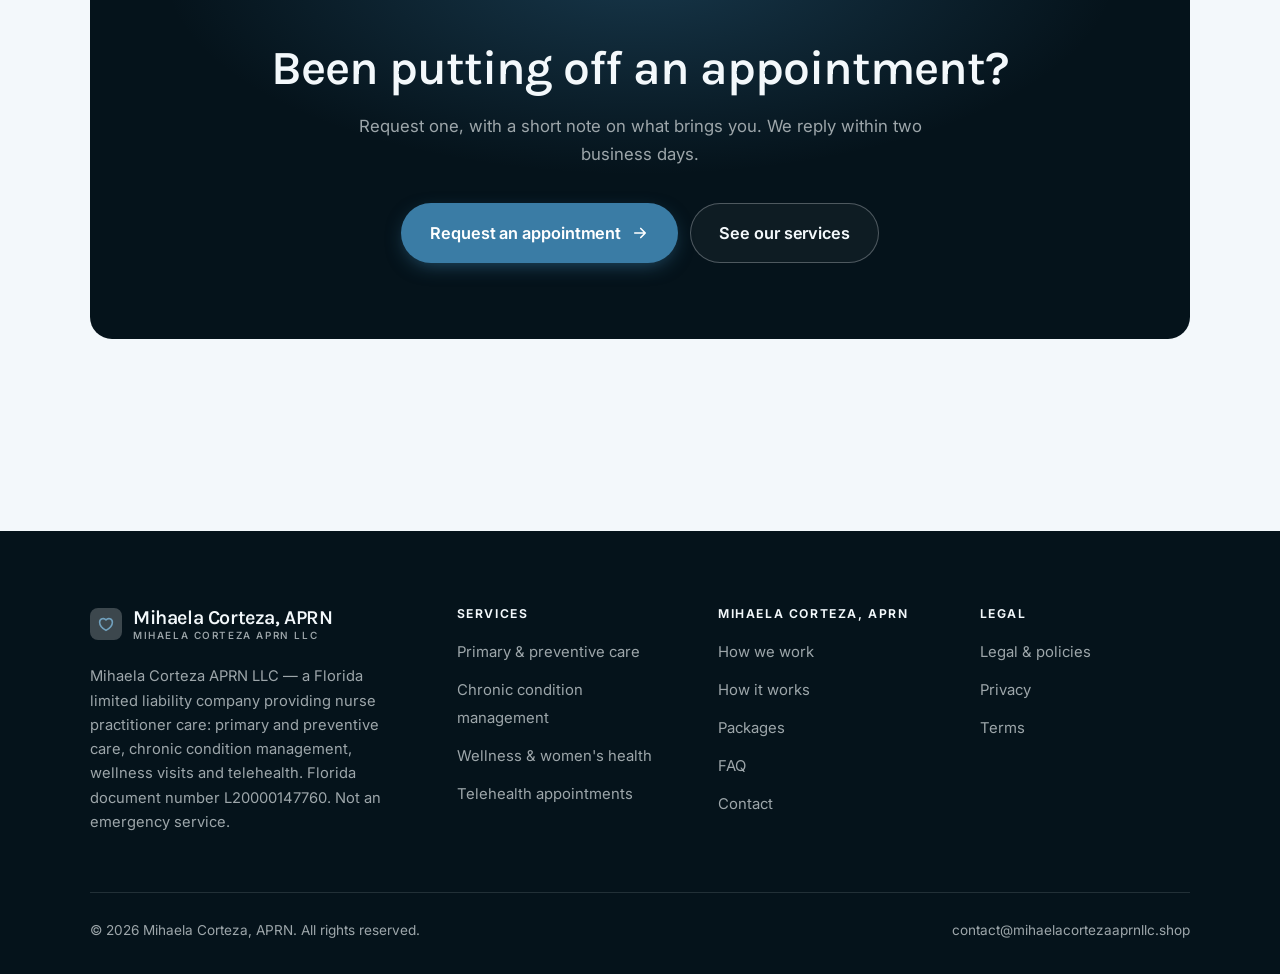
<file: programs.html>
<!DOCTYPE html>
<html lang="en" class="no-js">
<head>
<meta charset="utf-8">
<meta name="viewport" content="width=device-width, initial-scale=1">
<title>Services — Mihaela Corteza, APRN</title>
<meta name="description" content="Services of Mihaela Corteza APRN LLC: primary and preventive care, chronic condition management, wellness and women's health, and telehealth.">
<link rel="canonical" href="https://mihaelacortezaaprnllc.shop/programs.html">

<meta property="og:type" content="website">
<meta property="og:url" content="https://mihaelacortezaaprnllc.shop/programs.html">
<meta property="og:site_name" content="Mihaela Corteza, APRN">
<meta property="og:locale" content="en_US">
<meta property="og:title" content="Services — Mihaela Corteza, APRN">
<meta property="og:description" content="Services of Mihaela Corteza APRN LLC: primary and preventive care, chronic condition management, wellness and women's health, and telehealth.">
<meta name="theme-color" content="#05131b">

<link rel="icon" href="assets/img/favicon.svg" type="image/svg+xml">
<link rel="preconnect" href="https://fonts.googleapis.com">
<link rel="preconnect" href="https://fonts.gstatic.com" crossorigin>
<link rel="stylesheet" href="https://fonts.googleapis.com/css2?family=Karla:wght@400..700&family=Inter:wght@400..700&display=swap">
<link rel="stylesheet" href="assets/css/style.css">

<!-- Thème appliqué avant le premier rendu (évite le flash) -->
<script>
document.documentElement.classList.remove('no-js');
(function(){try{var t=localStorage.getItem('site-theme');if(t){document.documentElement.setAttribute('data-theme',t);}}catch(e){}})();
</script>
</head>

<body>
<a class="skip-link" href="#main">Skip to main content</a>

<header class="site-header">
  <nav class="wrap nav" aria-label="Main navigation">
    <a class="brand" href="index.html">
      <svg class="brand__mark" viewBox="0 0 64 64" aria-hidden="true">
        <rect class="bm-bg" width="64" height="64" rx="16"/>
        <g class="bm-ic" transform="translate(14 14) scale(1.5)" fill="none" stroke-width="2.1" stroke-linecap="round" stroke-linejoin="round"><path d="M12 20.5s-8.5-4.8-8.5-11A4.8 4.8 0 0 1 12 6.6a4.8 4.8 0 0 1 8.5 2.9c0 6.2-8.5 11-8.5 11z"/></g>
      </svg>
      <span>Mihaela Corteza, APRN<span class="brand__sub">Mihaela Corteza APRN LLC</span></span>
    </a>

    <ul class="nav__links" id="nav-links">
      <li><a href="index.html">Home</a></li>
      <li><a href="programs.html" aria-current="page">Services</a></li>
      <li><a href="index.html#pricing">Packages</a></li>
      <li><a href="about.html">How we work</a></li>
      <li><a href="contact.html">Contact</a></li>
      <li><a class="btn btn--primary" href="contact.html">Request an appointment</a></li>
    </ul>

    <div class="nav__cta">
      <button class="theme-toggle" type="button" aria-label="Switch to dark theme">
        <svg class="icon-sun" viewBox="0 0 24 24" fill="none" stroke="currentColor" stroke-width="1.8" stroke-linecap="round" aria-hidden="true"><circle cx="12" cy="12" r="4"/><path d="M12 2v2m0 16v2M2 12h2m16 0h2M4.9 4.9l1.4 1.4m11.4 11.4 1.4 1.4M19.1 4.9l-1.4 1.4M6.3 17.7l-1.4 1.4"/></svg>
        <svg class="icon-moon" viewBox="0 0 24 24" fill="none" stroke="currentColor" stroke-width="1.8" stroke-linecap="round" stroke-linejoin="round" aria-hidden="true"><path d="M21 12.8A9 9 0 1 1 11.2 3a7 7 0 0 0 9.8 9.8z"/></svg>
      </button>
      <a class="btn btn--primary" href="contact.html">Request an appointment</a>
      <button class="nav__toggle" type="button" aria-expanded="false" aria-controls="nav-links" aria-label="Open menu">
        <svg class="icon-open" viewBox="0 0 24 24" fill="none" stroke="currentColor" stroke-width="2" stroke-linecap="round" aria-hidden="true"><path d="M3 6h18M3 12h18M3 18h18"/></svg>
        <svg class="icon-close" viewBox="0 0 24 24" fill="none" stroke="currentColor" stroke-width="2" stroke-linecap="round" aria-hidden="true"><path d="M6 6l12 12M18 6L6 18"/></svg>
      </button>
    </div>
  </nav>
</header>

<main id="main">

<section class="page-head">
  <div class="wrap">
    <nav class="breadcrumb" aria-label="Breadcrumb">
      <a href="index.html">Home</a><span>/</span><span aria-current="page">Services</span>
    </nav>
    <h1>Our services, in detail</h1>
    <p>Four services provided by a Florida-licensed Advanced Practice Registered Nurse.</p>
  </div>
</section>

<section class="section wrap" id="primary">
  <div class="split reveal">
    <div>
      <span class="eyebrow">Program 01 · The history comes first</span>
      <h2>Primary &amp; preventive care</h2>
      <p>A thorough history is where most of the useful information is, and it takes longer than a short appointment allows. We take it properly, examine, order screening appropriate to your age and risk, and refer on where something needs a specialist rather than managing it past the point we should.</p>
      <ul class="tags"><li>Per visit</li><li>Adults and families</li><li>Billed per visit</li><li>Your medical history</li></ul>
      <p><a class="arrow-link" href="contact.html">Start this program <svg viewBox="0 0 24 24" fill="none" stroke="currentColor" stroke-width="2.2" stroke-linecap="round" stroke-linejoin="round" aria-hidden="true"><path d="M5 12h14M13 6l6 6-6 6"/></svg></a></p>
    </div>
    <div class="grid grid--2 grid--tight">
      <article class="card card--sm">
        <h3>Stage 1 · History</h3>
        <p>Taken properly, with time to answer.</p>
      </article>
      <article class="card card--sm">
        <h3>Stage 2 · Examination</h3>
        <p>Before any plan is made.</p>
      </article>
      <article class="card card--sm">
        <h3>Stage 3 · Screening</h3>
        <p>Appropriate to your age and risk.</p>
      </article>
      <article class="card card--sm">
        <h3>Stage 4 · Referral</h3>
        <p>Where a specialist is the right answer.</p>
      </article>
    </div>
  </div>
</section>

<section class="section section--flush wrap" id="chronic">
  <div class="split reveal">
    <div class="grid grid--2 grid--tight">
      <article class="card card--sm">
        <h3>Stage 1 · Baseline</h3>
        <p>Where things actually stand.</p>
      </article>
      <article class="card card--sm">
        <h3>Stage 2 · Medications</h3>
        <p>Every one reviewed, including supplements.</p>
      </article>
      <article class="card card--sm">
        <h3>Stage 3 · Adjust</h3>
        <p>With the reasoning explained to you.</p>
      </article>
      <article class="card card--sm">
        <h3>Stage 4 · Monitor</h3>
        <p>On a schedule, not only when unwell.</p>
      </article>
    </div>
    <div>
      <span class="eyebrow">Program 02 · Reviewed, not repeated</span>
      <h2>Chronic condition management</h2>
      <p>Chronic care goes wrong when repeat prescriptions continue unexamined for years. Each visit reviews whether the medication is still right, whether the dose still fits, and whether something could be stopped — polypharmacy causes real harm and nobody owns it unless somebody looks.</p>
      <ul class="tags"><li>Scheduled</li><li>Ongoing patients</li><li>Billed per visit</li><li>Current medication list</li></ul>
      <p><a class="arrow-link" href="contact.html">Start this program <svg viewBox="0 0 24 24" fill="none" stroke="currentColor" stroke-width="2.2" stroke-linecap="round" stroke-linejoin="round" aria-hidden="true"><path d="M5 12h14M13 6l6 6-6 6"/></svg></a></p>
    </div>
  </div>
</section>

<section class="section section--flush wrap" id="wellness">
  <div class="split reveal">
    <div>
      <span class="eyebrow">Program 03 · Time to ask</span>
      <h2>Wellness &amp; women's health</h2>
      <p>A great deal goes unmentioned because there was no time, and some of it matters. Longer appointments exist so the question asked at the door — the real one — gets asked in the room instead.</p>
      <ul class="tags"><li>Per visit</li><li>Adults</li><li>Billed per visit</li><li>Nothing to prepare</li></ul>
      <p><a class="arrow-link" href="contact.html">Start this program <svg viewBox="0 0 24 24" fill="none" stroke="currentColor" stroke-width="2.2" stroke-linecap="round" stroke-linejoin="round" aria-hidden="true"><path d="M5 12h14M13 6l6 6-6 6"/></svg></a></p>
    </div>
    <div class="grid grid--2 grid--tight">
      <article class="card card--sm">
        <h3>Stage 1 · What brought you</h3>
        <p>Including what you nearly did not say.</p>
      </article>
      <article class="card card--sm">
        <h3>Stage 2 · Assessment</h3>
        <p>Examination and history together.</p>
      </article>
      <article class="card card--sm">
        <h3>Stage 3 · Options</h3>
        <p>Explained, with the trade-offs.</p>
      </article>
      <article class="card card--sm">
        <h3>Stage 4 · Your decision</h3>
        <p>Made with you, not for you.</p>
      </article>
    </div>
  </div>
</section>

<section class="section section--flush wrap" id="telehealth">
  <div class="split reveal">
    <div class="grid grid--2 grid--tight">
      <article class="card card--sm">
        <h3>Stage 1 · Triage</h3>
        <p>Whether it is suitable remotely.</p>
      </article>
      <article class="card card--sm">
        <h3>Stage 2 · Appointment</h3>
        <p>By secure video.</p>
      </article>
      <article class="card card--sm">
        <h3>Stage 3 · Honest limits</h3>
        <p>Asked to come in where needed.</p>
      </article>
      <article class="card card--sm">
        <h3>Stage 4 · Documentation</h3>
        <p>Recorded in your chart as usual.</p>
      </article>
    </div>
    <div>
      <span class="eyebrow">Program 04 · Where it is appropriate</span>
      <h2>Telehealth appointments</h2>
      <p>Telehealth suits follow-ups, medication reviews and results discussions. It does not suit everything: some things need examining, and some need an emergency department. We will tell you when a video appointment is not safe for what you are describing and ask you to come in.</p>
      <ul class="tags"><li>Per visit</li><li>Patients in Florida</li><li>Billed per visit</li><li>A private space</li></ul>
      <p><a class="arrow-link" href="contact.html">Start this program <svg viewBox="0 0 24 24" fill="none" stroke="currentColor" stroke-width="2.2" stroke-linecap="round" stroke-linejoin="round" aria-hidden="true"><path d="M5 12h14M13 6l6 6-6 6"/></svg></a></p>
    </div>
  </div>
</section>

<section class="wrap section--tight">
  <div class="cta-band reveal">
    <h2>Been putting off an appointment?</h2>
    <p>Request one, with a short note on what brings you. We reply within two business days.</p>
    <div class="hero__actions">
      <a class="btn btn--primary btn--lg" href="contact.html">Request an appointment <svg viewBox="0 0 24 24" fill="none" stroke="currentColor" stroke-width="2.2" stroke-linecap="round" stroke-linejoin="round" aria-hidden="true"><path d="M5 12h14M13 6l6 6-6 6"/></svg></a>
      <a class="btn btn--on-dark btn--lg" href="programs.html">See our services</a>
    </div>
  </div>
</section>

</main>

<footer class="site-footer">
  <div class="wrap">
    <div class="footer__grid">
      <div class="footer__brand">
        <a class="brand" href="index.html">
          <svg class="brand__mark" viewBox="0 0 64 64" aria-hidden="true">
        <rect class="bm-bg" width="64" height="64" rx="16"/>
        <g class="bm-ic" transform="translate(14 14) scale(1.5)" fill="none" stroke-width="2.1" stroke-linecap="round" stroke-linejoin="round"><path d="M12 20.5s-8.5-4.8-8.5-11A4.8 4.8 0 0 1 12 6.6a4.8 4.8 0 0 1 8.5 2.9c0 6.2-8.5 11-8.5 11z"/></g>
      </svg>
          <span>Mihaela Corteza, APRN<span class="brand__sub">Mihaela Corteza APRN LLC</span></span>
        </a>
        <p>Mihaela Corteza APRN LLC — a Florida limited liability company providing nurse practitioner care: primary and preventive care, chronic condition management, wellness visits and telehealth. Florida document number L20000147760. Not an emergency service.</p>
      </div>

      <div class="footer__col">
        <h4>Services</h4>
        <ul>
          <li><a href="programs.html#primary">Primary &amp; preventive care</a></li>
          <li><a href="programs.html#chronic">Chronic condition management</a></li>
          <li><a href="programs.html#wellness">Wellness &amp; women's health</a></li>
          <li><a href="programs.html#telehealth">Telehealth appointments</a></li>
        </ul>
      </div>

      <div class="footer__col">
        <h4>Mihaela Corteza, APRN</h4>
        <ul>
          <li><a href="about.html">How we work</a></li>
          <li><a href="index.html#how-it-works">How it works</a></li>
          <li><a href="index.html#pricing">Packages</a></li>
          <li><a href="index.html#faq">FAQ</a></li>
          <li><a href="contact.html">Contact</a></li>
        </ul>
      </div>

      <div class="footer__col">
        <h4>Legal</h4>
        <ul>
          <li><a href="legal.html">Legal &amp; policies</a></li>
          <li><a href="legal.html#privacy">Privacy</a></li>
          <li><a href="legal.html#terms">Terms</a></li>
        </ul>
      </div>
    </div>

    <div class="footer__bottom">
      <p>© <span data-year>2026</span> Mihaela Corteza, APRN. All rights reserved.</p>
      <p><a href="mailto:contact@mihaelacortezaaprnllc.shop">contact@mihaelacortezaaprnllc.shop</a></p>
    </div>
  </div>
</footer>

<script src="assets/js/main.js" defer></script>
</body>
</html>
</file>
<file: assets/css/style.css>
/* Mihaela Corteza, APRN — couleurs et polices de la marque.
   Modifier ces valeurs suffit à changer l'identité visuelle de tout le site. */
:root {
  --c-accent:    #3a7ca5;
  --c-on-accent: #ffffff;
  --c-ink:       #05131b;
  --c-paper:     #f3f8fb;

  --accent-ink-light: color-mix(in srgb, var(--c-accent) 58%, black);
  --accent-on-dark:   color-mix(in srgb, var(--c-accent) 72%, white);

  --font-display: "Karla", system-ui, -apple-system, "Segoe UI", sans-serif;
  --font-body: "Inter", system-ui, -apple-system, "Segoe UI", sans-serif;
  --display-weight: 600;
  --display-tracking: -.02em;
}

/* ==========================================================================
   Feuille de style commune aux sites de coaching
   Les couleurs de marque (--c-accent, --c-on-accent, --c-ink, --c-paper) et
   les polices sont définies juste au-dessus, par site. Tout le reste en dérive.
   ========================================================================== */

/* --------------------------------------------------------------------------
   1. Tokens dérivés
   -------------------------------------------------------------------------- */

:root {
  /* Thème clair */
  --paper:      var(--c-paper);
  --paper-2:    color-mix(in srgb, var(--c-paper) 95%, var(--c-ink));
  --paper-3:    color-mix(in srgb, var(--c-paper) 89%, var(--c-ink));
  --line:       color-mix(in srgb, var(--c-paper) 86%, var(--c-ink));
  --text:       color-mix(in srgb, var(--c-ink) 94%, var(--c-paper));
  --muted:      color-mix(in srgb, var(--c-ink) 64%, var(--c-paper));
  --accent:     var(--c-accent);
  --accent-600: color-mix(in srgb, var(--c-accent) 86%, black);
  --accent-ink: var(--accent-ink-light);
  --on-accent:  var(--c-on-accent);
  --ink:        var(--c-ink);
  --ink-soft:   color-mix(in srgb, var(--c-ink) 90%, white);
  --on-ink:     var(--c-paper);
  --on-ink-mut: color-mix(in srgb, var(--c-paper) 64%, var(--c-ink));
  --brand-bg:   var(--c-ink);

  /* Rayons */
  --r-sm: 8px;
  --r-md: 14px;
  --r-lg: 22px;
  --r-full: 999px;

  /* Ombres */
  --sh-1: 0 1px 2px rgba(0, 0, 0, .05), 0 2px 8px rgba(0, 0, 0, .04);
  --sh-2: 0 2px 4px rgba(0, 0, 0, .05), 0 12px 32px rgba(0, 0, 0, .09);
  --sh-3: 0 4px 8px rgba(0, 0, 0, .06), 0 24px 56px rgba(0, 0, 0, .14);

  /* Rythme */
  --gutter: clamp(16px, 4vw, 40px);
  --maxw: 1180px;
  --section-y: clamp(64px, 9vw, 124px);

  --ease: cubic-bezier(.22, .61, .36, 1);
}

/* Thème sombre — suit le système, sauf si l'utilisateur a choisi « clair » */
@media (prefers-color-scheme: dark) {
  :root:not([data-theme="light"]) {
    --paper:      var(--c-ink);
    --paper-2:    color-mix(in srgb, var(--c-ink) 92%, white);
    --paper-3:    color-mix(in srgb, var(--c-ink) 86%, white);
    --line:       color-mix(in srgb, var(--c-ink) 80%, white);
    --text:       color-mix(in srgb, var(--c-paper) 94%, var(--c-ink));
    --muted:      color-mix(in srgb, var(--c-paper) 66%, var(--c-ink));
    --accent-ink: var(--accent-on-dark);
    --ink:        color-mix(in srgb, var(--c-ink) 72%, black);
    --brand-bg:   color-mix(in srgb, var(--c-ink) 80%, white);
    --sh-1: 0 1px 2px rgba(0, 0, 0, .4), 0 2px 8px rgba(0, 0, 0, .3);
    --sh-2: 0 2px 4px rgba(0, 0, 0, .4), 0 12px 32px rgba(0, 0, 0, .45);
    --sh-3: 0 4px 8px rgba(0, 0, 0, .45), 0 24px 56px rgba(0, 0, 0, .55);
  }
}

/* Thème sombre — choix explicite */
:root[data-theme="dark"] {
  --paper:      var(--c-ink);
  --paper-2:    color-mix(in srgb, var(--c-ink) 92%, white);
  --paper-3:    color-mix(in srgb, var(--c-ink) 86%, white);
  --line:       color-mix(in srgb, var(--c-ink) 80%, white);
  --text:       color-mix(in srgb, var(--c-paper) 94%, var(--c-ink));
  --muted:      color-mix(in srgb, var(--c-paper) 66%, var(--c-ink));
  --accent-ink: var(--accent-on-dark);
  --ink:        color-mix(in srgb, var(--c-ink) 72%, black);
  --brand-bg:   color-mix(in srgb, var(--c-ink) 80%, white);
  --sh-1: 0 1px 2px rgba(0, 0, 0, .4), 0 2px 8px rgba(0, 0, 0, .3);
  --sh-2: 0 2px 4px rgba(0, 0, 0, .4), 0 12px 32px rgba(0, 0, 0, .45);
  --sh-3: 0 4px 8px rgba(0, 0, 0, .45), 0 24px 56px rgba(0, 0, 0, .55);
}

/* --------------------------------------------------------------------------
   2. Reset / base
   -------------------------------------------------------------------------- */

*, *::before, *::after { box-sizing: border-box; }

* { margin: 0; }

html {
  -webkit-text-size-adjust: 100%;
  scroll-behavior: smooth;
  scroll-padding-top: 88px;
}

body {
  background: var(--paper);
  color: var(--text);
  font-family: var(--font-body);
  font-size: 17px;
  line-height: 1.65;
  -webkit-font-smoothing: antialiased;
  text-rendering: optimizeLegibility;
  overflow-x: hidden;
}

img, svg, video { display: block; max-width: 100%; height: auto; }

a { color: inherit; text-decoration: none; }

button, input, textarea, select { font: inherit; color: inherit; }

h1, h2, h3, h4 {
  font-family: var(--font-display);
  font-weight: var(--display-weight);
  line-height: 1.08;
  letter-spacing: var(--display-tracking);
  text-wrap: balance;
}

p { text-wrap: pretty; }

:focus-visible {
  outline: 3px solid var(--accent);
  outline-offset: 3px;
  border-radius: 4px;
}

::selection { background: var(--accent); color: var(--on-accent); }

/* --------------------------------------------------------------------------
   3. Utilitaires de mise en page
   -------------------------------------------------------------------------- */

.wrap {
  width: 100%;
  max-width: var(--maxw);
  margin-inline: auto;
  padding-inline: var(--gutter);
}

.section { padding-block: var(--section-y); }
.section--flush { padding-top: 0; }
.section--tight { padding-block: clamp(48px, 6vw, 80px); }

.skip-link {
  position: absolute;
  left: 12px;
  top: -100px;
  z-index: 200;
  background: var(--accent);
  color: var(--on-accent);
  padding: 12px 20px;
  border-radius: var(--r-sm);
  font-weight: 600;
  transition: top .2s var(--ease);
}
.skip-link:focus { top: 12px; }

.eyebrow {
  display: inline-flex;
  align-items: center;
  gap: 8px;
  font-size: .78rem;
  font-weight: 650;
  letter-spacing: .14em;
  text-transform: uppercase;
  color: var(--accent-ink);
  margin-bottom: 18px;
}
.eyebrow::before {
  content: "";
  width: 22px;
  height: 2px;
  background: var(--accent);
  border-radius: 2px;
}

.section-head { max-width: 62ch; margin-bottom: clamp(36px, 5vw, 60px); }
.section-head h2 { font-size: clamp(2rem, 4.4vw, 3.1rem); }
.section-head p {
  margin-top: 18px;
  color: var(--muted);
  font-size: clamp(1rem, 1.6vw, 1.12rem);
  max-width: 58ch;
}

.section-head--center { margin-inline: auto; text-align: center; }
.section-head--center .eyebrow { justify-content: center; }
.section-head--center p { margin-inline: auto; }

/* --------------------------------------------------------------------------
   4. Boutons
   -------------------------------------------------------------------------- */

.btn {
  display: inline-flex;
  align-items: center;
  justify-content: center;
  gap: 10px;
  padding: 14px 26px;
  border: 1px solid transparent;
  border-radius: var(--r-full);
  font-weight: 620;
  font-size: .98rem;
  letter-spacing: -.005em;
  cursor: pointer;
  white-space: nowrap;
  transition: transform .18s var(--ease), background-color .18s var(--ease),
              border-color .18s var(--ease), box-shadow .18s var(--ease), color .18s var(--ease);
}
.btn:hover { transform: translateY(-2px); }
.btn:active { transform: translateY(0); }

.btn--primary {
  background: var(--accent);
  color: var(--on-accent);
  box-shadow: 0 6px 20px -6px color-mix(in srgb, var(--c-accent) 65%, transparent);
}
.btn--primary:hover {
  background: var(--accent-600);
  box-shadow: 0 12px 28px -8px color-mix(in srgb, var(--c-accent) 70%, transparent);
}

.btn--ghost {
  border-color: var(--line);
  background: transparent;
  color: var(--text);
}
.btn--ghost:hover { border-color: var(--accent); color: var(--accent-ink); }

.btn--on-dark {
  border-color: color-mix(in srgb, var(--c-paper) 28%, transparent);
  color: var(--on-ink);
  background: color-mix(in srgb, var(--c-paper) 4%, transparent);
}
.btn--on-dark:hover {
  border-color: color-mix(in srgb, var(--c-paper) 60%, transparent);
  background: color-mix(in srgb, var(--c-paper) 10%, transparent);
}

.btn--lg { padding: 16px 28px; font-size: 1.02rem; }
.btn--block { width: 100%; }

.btn svg { width: 18px; height: 18px; flex: none; }

@media (max-width: 420px) {
  .btn--lg { padding: 15px 22px; font-size: 1rem; white-space: normal; text-align: center; }
}

/* Lien fléché */
.arrow-link {
  display: inline-flex;
  align-items: center;
  gap: 8px;
  font-weight: 620;
  color: var(--accent-ink);
}
.arrow-link svg { width: 16px; height: 16px; transition: transform .18s var(--ease); }
.arrow-link:hover svg { transform: translateX(4px); }

/* --------------------------------------------------------------------------
   5. En-tête / navigation
   -------------------------------------------------------------------------- */

.site-header {
  position: sticky;
  top: 0;
  z-index: 100;
  background: color-mix(in srgb, var(--paper) 82%, transparent);
  backdrop-filter: saturate(180%) blur(14px);
  -webkit-backdrop-filter: saturate(180%) blur(14px);
  border-bottom: 1px solid transparent;
  transition: border-color .25s var(--ease), background-color .25s var(--ease);
}
.site-header.is-stuck {
  border-bottom-color: var(--line);
  background: color-mix(in srgb, var(--paper) 94%, transparent);
}

.nav {
  display: flex;
  align-items: center;
  justify-content: space-between;
  gap: 24px;
  height: 74px;
}

.brand {
  display: inline-flex;
  align-items: center;
  gap: 11px;
  font-family: var(--font-display);
  font-weight: var(--display-weight);
  font-size: 1.24rem;
  letter-spacing: var(--display-tracking);
  flex: none;
  line-height: 1.1;
}
.brand__mark { width: 32px; height: 32px; flex: none; }
.brand__mark .bm-bg { fill: var(--brand-bg); }
.brand__mark .bm-ic { stroke: var(--accent-on-dark); color: var(--accent-on-dark); }
.brand__sub {
  display: block;
  font-family: var(--font-body);
  font-size: .62rem;
  font-weight: 550;
  letter-spacing: .16em;
  text-transform: uppercase;
  color: var(--muted);
  margin-top: 1px;
}

.nav__links {
  display: flex;
  align-items: center;
  gap: 4px;
  list-style: none;
  padding: 0;
}
.nav__links a {
  display: block;
  padding: 9px 14px;
  border-radius: var(--r-full);
  font-size: .95rem;
  font-weight: 520;
  color: var(--muted);
  transition: color .16s var(--ease), background-color .16s var(--ease);
}
.nav__links a:hover { color: var(--text); background: var(--paper-2); }
.nav__links a[aria-current="page"] { color: var(--text); font-weight: 620; }
.nav__links .btn { display: none; }

.nav__cta { display: flex; align-items: center; gap: 10px; flex: none; }

.nav__toggle {
  display: none;
  width: 44px;
  height: 44px;
  align-items: center;
  justify-content: center;
  background: transparent;
  border: 1px solid var(--line);
  border-radius: var(--r-full);
  cursor: pointer;
}
.nav__toggle svg { width: 20px; height: 20px; }
.nav__toggle .icon-close { display: none; }
.nav__toggle[aria-expanded="true"] .icon-open { display: none; }
.nav__toggle[aria-expanded="true"] .icon-close { display: block; }

@media (max-width: 900px) {
  .nav__links, .nav__cta .btn { display: none; }
  .nav__toggle { display: inline-flex; }

  .nav__links {
    position: fixed;
    inset: 74px 0 auto;
    flex-direction: column;
    align-items: stretch;
    gap: 2px;
    padding: 20px var(--gutter) 32px;
    background: var(--paper);
    border-bottom: 1px solid var(--line);
    box-shadow: var(--sh-2);
  }
  .nav__links.is-open { display: flex; }
  .nav__links a { padding: 14px 4px; font-size: 1.1rem; border-radius: var(--r-sm); }
  .nav__links a.btn { display: inline-flex; margin-top: 14px; padding: 14px 26px; color: var(--on-accent); }
}

@media (max-width: 380px) {
  .brand__sub { display: none; }
}

/* Bouton de thème */
.theme-toggle {
  width: 44px;
  height: 44px;
  display: inline-flex;
  align-items: center;
  justify-content: center;
  background: transparent;
  border: 1px solid var(--line);
  border-radius: var(--r-full);
  cursor: pointer;
  color: var(--muted);
  transition: color .16s var(--ease), border-color .16s var(--ease);
}
.theme-toggle:hover { color: var(--text); border-color: var(--accent); }
.theme-toggle svg { width: 18px; height: 18px; }
.theme-toggle .icon-moon { display: none; }
:root[data-theme="dark"] .theme-toggle .icon-sun { display: none; }
:root[data-theme="dark"] .theme-toggle .icon-moon { display: block; }
@media (prefers-color-scheme: dark) {
  :root:not([data-theme="light"]) .theme-toggle .icon-sun { display: none; }
  :root:not([data-theme="light"]) .theme-toggle .icon-moon { display: block; }
}

/* --------------------------------------------------------------------------
   6. Hero
   -------------------------------------------------------------------------- */

.hero {
  position: relative;
  background: var(--ink);
  color: var(--on-ink);
  overflow: hidden;
  isolation: isolate;
}

/* Halo de couleur + grain léger */
.hero::before {
  content: "";
  position: absolute;
  inset: -30% -10% auto;
  height: 130%;
  background:
    radial-gradient(60% 55% at 78% 18%, color-mix(in srgb, var(--c-accent) 34%, transparent), transparent 62%),
    radial-gradient(48% 44% at 12% 88%, color-mix(in srgb, var(--c-accent) 16%, transparent), transparent 66%);
  z-index: -2;
  pointer-events: none;
}
.hero::after {
  content: "";
  position: absolute;
  inset: 0;
  background-image: url("data:image/svg+xml,%3Csvg xmlns='http://www.w3.org/2000/svg' width='160' height='160'%3E%3Cfilter id='n'%3E%3CfeTurbulence type='fractalNoise' baseFrequency='.85' numOctaves='3'/%3E%3C/filter%3E%3Crect width='160' height='160' filter='url(%23n)' opacity='.28'/%3E%3C/svg%3E");
  opacity: .45;
  mix-blend-mode: overlay;
  z-index: -1;
  pointer-events: none;
}

.hero__inner {
  display: grid;
  grid-template-columns: minmax(0, 1.05fr) minmax(0, .95fr);
  align-items: center;
  gap: clamp(32px, 5vw, 72px);
  padding-block: clamp(56px, 8vw, 110px);
}

.hero h1 {
  font-size: clamp(2.5rem, 6vw, 4.6rem);
  letter-spacing: calc(var(--display-tracking) * 1.4);
}
.hero h1 em {
  font-style: normal;
  color: var(--accent-on-dark);
  text-decoration: underline;
  text-decoration-color: color-mix(in srgb, var(--c-accent) 45%, transparent);
  text-decoration-thickness: .1em;
  text-underline-offset: .14em;
  text-decoration-skip-ink: none;
}

.hero__lede {
  margin-top: 22px;
  font-size: clamp(1.04rem, 1.9vw, 1.2rem);
  color: var(--on-ink-mut);
  max-width: 50ch;
}

.hero__actions {
  display: flex;
  flex-wrap: wrap;
  gap: 12px;
  margin-top: 34px;
}

.hero__eyebrow { color: var(--accent-on-dark); }
.hero__eyebrow::before { background: var(--accent-on-dark); }

/* Faits sur l'offre */
.hero__proof {
  display: grid;
  grid-template-columns: repeat(4, minmax(0, 1fr));
  gap: clamp(18px, 3vw, 32px);
  margin-top: 44px;
  padding: 26px 0 0;
  border-top: 1px solid color-mix(in srgb, var(--c-paper) 14%, transparent);
  list-style: none;
}
.stat__num {
  display: block;
  font-family: var(--font-display);
  font-size: clamp(1.5rem, 2.6vw, 2.05rem);
  font-weight: var(--display-weight);
  line-height: 1;
  letter-spacing: var(--display-tracking);
  white-space: nowrap;
}
.stat__label {
  display: block;
  margin-top: 7px;
  font-size: .82rem;
  line-height: 1.4;
  color: var(--on-ink-mut);
}

.hero__art svg { width: 100%; height: auto; border-radius: var(--r-lg); box-shadow: var(--sh-3); }

@media (max-width: 880px) {
  .hero__inner { grid-template-columns: 1fr; }
  .hero__art { order: -1; max-width: 560px; }
}
@media (max-width: 540px) {
  .hero__proof { grid-template-columns: repeat(2, minmax(0, 1fr)); }
}

/* --------------------------------------------------------------------------
   7. Bandeau défilant
   -------------------------------------------------------------------------- */

.marquee {
  background: var(--ink-soft);
  color: var(--on-ink-mut);
  border-top: 1px solid color-mix(in srgb, var(--c-paper) 8%, transparent);
  padding-block: 18px;
  overflow: hidden;
  white-space: nowrap;
  mask-image: linear-gradient(90deg, transparent, #000 8%, #000 92%, transparent);
  -webkit-mask-image: linear-gradient(90deg, transparent, #000 8%, #000 92%, transparent);
}
.marquee__track {
  display: inline-flex;
  gap: 42px;
  align-items: center;
  animation: marquee 38s linear infinite;
  font-size: .86rem;
  letter-spacing: .12em;
  text-transform: uppercase;
  font-weight: 560;
}
.marquee__track span { display: inline-flex; align-items: center; gap: 42px; }
.marquee__track span::after {
  content: "";
  width: 5px; height: 5px;
  border-radius: 50%;
  background: var(--accent);
  opacity: .8;
}
@keyframes marquee { to { transform: translateX(-50%); } }

/* --------------------------------------------------------------------------
   8. Grilles de cartes
   -------------------------------------------------------------------------- */

.grid {
  display: grid;
  gap: clamp(16px, 2.2vw, 26px);
}
.grid--2 { grid-template-columns: repeat(auto-fit, minmax(min(100%, 260px), 1fr)); }
.grid--3 { grid-template-columns: repeat(auto-fit, minmax(min(100%, 270px), 1fr)); }
.grid--4 { grid-template-columns: repeat(auto-fit, minmax(min(100%, 230px), 1fr)); }
.grid--tight { gap: 14px; }

.card {
  position: relative;
  display: flex;
  flex-direction: column;
  padding: 28px;
  background: var(--paper-2);
  border: 1px solid var(--line);
  border-radius: var(--r-lg);
  transition: transform .22s var(--ease), box-shadow .22s var(--ease), border-color .22s var(--ease);
}
a.card:hover, .card--lift:hover {
  transform: translateY(-5px);
  box-shadow: var(--sh-2);
  border-color: color-mix(in srgb, var(--c-accent) 45%, var(--line));
}
.card--sm { padding: 22px; }
.card--sm h3 { font-size: 1rem; }
.card__icon {
  width: 52px;
  height: 52px;
  display: grid;
  place-items: center;
  border-radius: var(--r-md);
  background: color-mix(in srgb, var(--c-accent) 15%, transparent);
  color: var(--accent-ink);
  margin-bottom: 20px;
}
.card__icon svg { width: 26px; height: 26px; }
.card h3 { font-size: 1.22rem; margin-bottom: 10px; }
.card p { color: var(--muted); font-size: .95rem; }
.card .arrow-link { margin-top: auto; padding-top: 18px; font-size: .92rem; }

.tags {
  list-style: none;
  padding: 0;
  margin: 18px 0 0;
  display: flex;
  flex-wrap: wrap;
  gap: 7px;
}
.tags li {
  font-size: .78rem;
  font-weight: 560;
  padding: 5px 11px;
  border-radius: var(--r-full);
  background: var(--paper);
  border: 1px solid var(--line);
  color: var(--muted);
}

/* --------------------------------------------------------------------------
   9. Méthode (étapes)
   -------------------------------------------------------------------------- */

.steps { counter-reset: step; }
.step {
  position: relative;
  padding: 30px 26px 26px;
  background: var(--paper);
  border: 1px solid var(--line);
  border-radius: var(--r-lg);
}
.step::before {
  counter-increment: step;
  content: "0" counter(step);
  display: block;
  font-family: var(--font-display);
  font-size: 2.6rem;
  font-weight: var(--display-weight);
  line-height: 1;
  letter-spacing: var(--display-tracking);
  color: color-mix(in srgb, var(--c-accent) 55%, var(--paper));
  margin-bottom: 16px;
}
.step h3 { font-size: 1.12rem; margin-bottom: 9px; }
.step p { color: var(--muted); font-size: .93rem; }

/* --------------------------------------------------------------------------
   10. Tarifs
   -------------------------------------------------------------------------- */

.plans { align-items: start; }

.plan {
  display: flex;
  flex-direction: column;
  padding: 32px 28px;
  background: var(--paper);
  border: 1px solid var(--line);
  border-radius: var(--r-lg);
  height: 100%;
  position: relative;
}
.plan--featured {
  background: var(--ink);
  color: var(--on-ink);
  border-color: var(--ink);
  box-shadow: var(--sh-3);
}
.plan--featured .plan__desc,
.plan--featured .plan__period,
.plan--featured .plan__features li { color: var(--on-ink-mut); }
.plan--featured .plan__features li::before { color: var(--accent-on-dark); }

.plan__tag {
  position: absolute;
  top: 18px;
  right: 18px;
  font-size: .7rem;
  font-weight: 680;
  letter-spacing: .1em;
  text-transform: uppercase;
  padding: 5px 12px;
  border-radius: var(--r-full);
  background: var(--accent);
  color: var(--on-accent);
}

.plan h3 { font-size: 1.3rem; }
.plan--featured h3 { padding-right: 120px; }
.plan__desc { margin-top: 8px; color: var(--muted); font-size: .92rem; min-height: 2.8em; }

.plan__price {
  display: flex;
  align-items: baseline;
  gap: 6px;
  margin: 22px 0 4px;
  font-family: var(--font-display);
  font-size: clamp(2.2rem, 4vw, 2.9rem);
  font-weight: var(--display-weight);
  letter-spacing: var(--display-tracking);
  line-height: 1;
}
.plan__period { font-family: var(--font-body); font-size: .9rem; font-weight: 450; color: var(--muted); letter-spacing: 0; }

.plan__features {
  list-style: none;
  padding: 0;
  margin: 24px 0 28px;
  display: grid;
  gap: 11px;
  flex: 1;
}
.plan__features li {
  display: grid;
  grid-template-columns: 20px 1fr;
  gap: 10px;
  font-size: .93rem;
  color: var(--muted);
  align-items: start;
}
.plan__features li::before {
  content: "✓";
  color: var(--accent-ink);
  font-weight: 700;
  line-height: 1.5;
}

.plans-note { text-align: center; margin-top: 26px; font-size: .88rem; color: var(--muted); }

/* --------------------------------------------------------------------------
   11. Bloc split (texte + illustration)
   -------------------------------------------------------------------------- */

.split {
  display: grid;
  grid-template-columns: repeat(auto-fit, minmax(min(100%, 340px), 1fr));
  gap: clamp(32px, 5vw, 68px);
  align-items: center;
}
.split--top { align-items: start; }
.split__art svg { width: 100%; border-radius: var(--r-lg); box-shadow: var(--sh-2); }
.split h2 { font-size: clamp(1.9rem, 4vw, 2.8rem); }
.split p { margin-top: 18px; color: var(--muted); }
.split .tags { margin-top: 22px; }

/* --------------------------------------------------------------------------
   12. FAQ
   -------------------------------------------------------------------------- */

.faq { max-width: 780px; margin-inline: auto; }
.faq details {
  border-bottom: 1px solid var(--line);
  padding: 4px 0;
}
.faq summary {
  display: flex;
  align-items: center;
  justify-content: space-between;
  gap: 20px;
  padding: 22px 4px;
  cursor: pointer;
  list-style: none;
  font-family: var(--font-display);
  font-size: 1.08rem;
  font-weight: var(--display-weight);
  letter-spacing: var(--display-tracking);
}
.faq summary::-webkit-details-marker { display: none; }
.faq summary::after {
  content: "";
  flex: none;
  width: 13px;
  height: 13px;
  border-right: 2px solid var(--muted);
  border-bottom: 2px solid var(--muted);
  transform: rotate(45deg) translate(-3px, -3px);
  transition: transform .2s var(--ease), border-color .2s var(--ease);
}
.faq details[open] summary::after {
  transform: rotate(225deg) translate(-3px, -3px);
  border-color: var(--accent);
}
.faq details p { padding: 0 4px 24px; color: var(--muted); max-width: 66ch; }

/* --------------------------------------------------------------------------
   13. Bandeau d'appel à l'action
   -------------------------------------------------------------------------- */

.cta-band {
  position: relative;
  background: var(--ink);
  color: var(--on-ink);
  border-radius: var(--r-lg);
  padding: clamp(40px, 6vw, 76px) clamp(24px, 5vw, 64px);
  overflow: hidden;
  isolation: isolate;
  text-align: center;
}
.cta-band::before {
  content: "";
  position: absolute;
  inset: 0;
  background: radial-gradient(70% 90% at 50% 0%, color-mix(in srgb, var(--c-accent) 34%, transparent), transparent 62%);
  z-index: -1;
}
.cta-band h2 { font-size: clamp(1.9rem, 4.4vw, 3rem); }
.cta-band p {
  margin: 18px auto 0;
  max-width: 52ch;
  color: var(--on-ink-mut);
  font-size: 1.05rem;
}
.cta-band .hero__actions { justify-content: center; }

/* --------------------------------------------------------------------------
   14. Formulaire
   -------------------------------------------------------------------------- */

.form-layout {
  display: grid;
  grid-template-columns: minmax(0, 1fr) minmax(0, 420px);
  gap: clamp(32px, 5vw, 64px);
  align-items: start;
}
@media (max-width: 880px) { .form-layout { grid-template-columns: 1fr; } }

.form {
  display: grid;
  gap: 18px;
  padding: clamp(22px, 3.5vw, 36px);
  background: var(--paper-2);
  border: 1px solid var(--line);
  border-radius: var(--r-lg);
}
.form__row { display: grid; grid-template-columns: repeat(auto-fit, minmax(min(100%, 200px), 1fr)); gap: 18px; }

.field { display: grid; gap: 7px; }
.field label { font-size: .88rem; font-weight: 600; }
.field label .req { color: var(--accent-ink); }
.field input, .field textarea, .field select {
  width: 100%;
  padding: 13px 15px;
  background: var(--paper);
  border: 1px solid var(--line);
  border-radius: var(--r-md);
  font-size: .97rem;
  transition: border-color .16s var(--ease), box-shadow .16s var(--ease);
}
.field input:focus, .field textarea:focus, .field select:focus {
  outline: none;
  border-color: var(--accent);
  box-shadow: 0 0 0 3px color-mix(in srgb, var(--c-accent) 24%, transparent);
}
.field textarea { resize: vertical; min-height: 130px; }
.field__hint { font-size: .8rem; color: var(--muted); }

.form__status { font-size: .9rem; font-weight: 600; min-height: 1.4em; }
.form__note { font-size: .82rem; color: var(--muted); }
.form__note a { color: var(--accent-ink); text-decoration: underline; text-underline-offset: 2px; }

.contact-aside { display: grid; gap: 14px; }
.contact-card {
  display: flex;
  gap: 14px;
  padding: 20px 22px;
  background: var(--paper);
  border: 1px solid var(--line);
  border-radius: var(--r-md);
}
.contact-card--soft { background: var(--paper-2); }
.contact-card svg { width: 22px; height: 22px; flex: none; color: var(--accent-ink); margin-top: 3px; }
.contact-card b { display: block; font-size: .95rem; font-weight: 620; }
.contact-card span, .contact-card a { display: block; font-size: .9rem; color: var(--muted); }
.contact-card a:hover { color: var(--accent-ink); }

/* --------------------------------------------------------------------------
   15. Page interne — en-tête
   -------------------------------------------------------------------------- */

.page-head {
  background: var(--paper-2);
  border-bottom: 1px solid var(--line);
  padding-block: clamp(48px, 7vw, 86px);
}
.page-head h1 { font-size: clamp(2.2rem, 5.4vw, 3.6rem); max-width: 20ch; }
.page-head p { margin-top: 18px; color: var(--muted); max-width: 58ch; font-size: 1.06rem; }

.breadcrumb {
  display: flex;
  gap: 8px;
  align-items: center;
  font-size: .84rem;
  color: var(--muted);
  margin-bottom: 18px;
}
.breadcrumb a:hover { color: var(--accent-ink); }
.breadcrumb span { opacity: .6; }

/* --------------------------------------------------------------------------
   16. Pied de page
   -------------------------------------------------------------------------- */

.site-footer {
  background: var(--ink);
  color: var(--on-ink-mut);
  padding-block: clamp(48px, 6vw, 76px) 32px;
  margin-top: var(--section-y);
}
.site-footer .brand { color: var(--on-ink); }
.site-footer .brand__mark .bm-bg { fill: color-mix(in srgb, var(--c-ink) 78%, white); }
.site-footer .brand__sub { color: var(--on-ink-mut); }

.footer__grid {
  display: grid;
  grid-template-columns: minmax(0, 1.5fr) repeat(auto-fit, minmax(150px, 1fr));
  gap: clamp(28px, 4vw, 56px);
}
@media (max-width: 720px) { .footer__grid { grid-template-columns: 1fr 1fr; } .footer__brand { grid-column: 1 / -1; } }

.footer__brand p { margin-top: 16px; font-size: .92rem; max-width: 36ch; }
.footer__col h4 {
  font-family: var(--font-body);
  font-size: .76rem;
  font-weight: 650;
  letter-spacing: .13em;
  text-transform: uppercase;
  color: var(--on-ink);
  margin-bottom: 16px;
}
.footer__col ul { list-style: none; padding: 0; display: grid; gap: 10px; }
.footer__col a { font-size: .93rem; transition: color .16s var(--ease); }
.footer__col a:hover { color: var(--accent-on-dark); }

.footer__bottom {
  display: flex;
  flex-wrap: wrap;
  justify-content: space-between;
  gap: 14px;
  margin-top: clamp(36px, 5vw, 58px);
  padding-top: 26px;
  border-top: 1px solid color-mix(in srgb, var(--c-paper) 12%, transparent);
  font-size: .85rem;
}
.footer__bottom a:hover { color: var(--accent-on-dark); }

/* --------------------------------------------------------------------------
   17. Page 404
   -------------------------------------------------------------------------- */

.notfound {
  min-height: 62vh;
  display: grid;
  place-items: center;
  text-align: center;
  padding-block: var(--section-y);
}
.notfound__code {
  font-family: var(--font-display);
  font-size: clamp(5rem, 18vw, 11rem);
  font-weight: var(--display-weight);
  line-height: .9;
  letter-spacing: -.05em;
  color: color-mix(in srgb, var(--c-accent) 45%, var(--paper));
}
.notfound h1 { font-size: clamp(1.8rem, 4.4vw, 2.8rem); margin-top: 12px; }
.notfound p { color: var(--muted); max-width: 46ch; margin: 18px auto 0; }
.notfound .hero__actions { justify-content: center; }

/* --------------------------------------------------------------------------
   18. Contenu légal
   -------------------------------------------------------------------------- */

.prose { max-width: 70ch; }
.prose h2 { font-size: clamp(1.6rem, 3vw, 2.1rem); margin-top: 48px; margin-bottom: 14px; }
.prose h2:first-child { margin-top: 0; }
.prose h3 { font-size: 1.18rem; margin-top: 30px; margin-bottom: 10px; }
.prose p, .prose li { color: var(--muted); }
.prose p + p { margin-top: 16px; }
.prose ul { margin-top: 14px; padding-left: 22px; display: grid; gap: 9px; }
.prose a { color: var(--accent-ink); text-decoration: underline; text-underline-offset: 2px; }
.prose strong { color: var(--text); }

/* --------------------------------------------------------------------------
   19. Animations d'apparition
   -------------------------------------------------------------------------- */

.reveal {
  opacity: 0;
  transform: translateY(22px);
  transition: opacity .7s var(--ease), transform .7s var(--ease);
}
.reveal.is-in { opacity: 1; transform: none; }

.reveal-group > * {
  opacity: 0;
  transform: translateY(22px);
  transition: opacity .6s var(--ease), transform .6s var(--ease);
  transition-delay: calc(var(--i, 0) * 80ms);
}
.reveal-group.is-in > * { opacity: 1; transform: none; }

/* Sans JavaScript, tout reste visible */
.no-js .reveal, .no-js .reveal-group > * { opacity: 1; transform: none; }

@media (prefers-reduced-motion: reduce) {
  html { scroll-behavior: auto; }
  *, *::before, *::after {
    animation-duration: .001ms !important;
    animation-iteration-count: 1 !important;
    transition-duration: .001ms !important;
  }
  .reveal, .reveal-group > * { opacity: 1; transform: none; }
}

/* --------------------------------------------------------------------------
   20. Divers
   -------------------------------------------------------------------------- */

.visually-hidden {
  position: absolute;
  width: 1px; height: 1px;
  padding: 0; margin: -1px;
  overflow: hidden;
  clip: rect(0 0 0 0);
  white-space: nowrap;
  border: 0;
}
</file>
